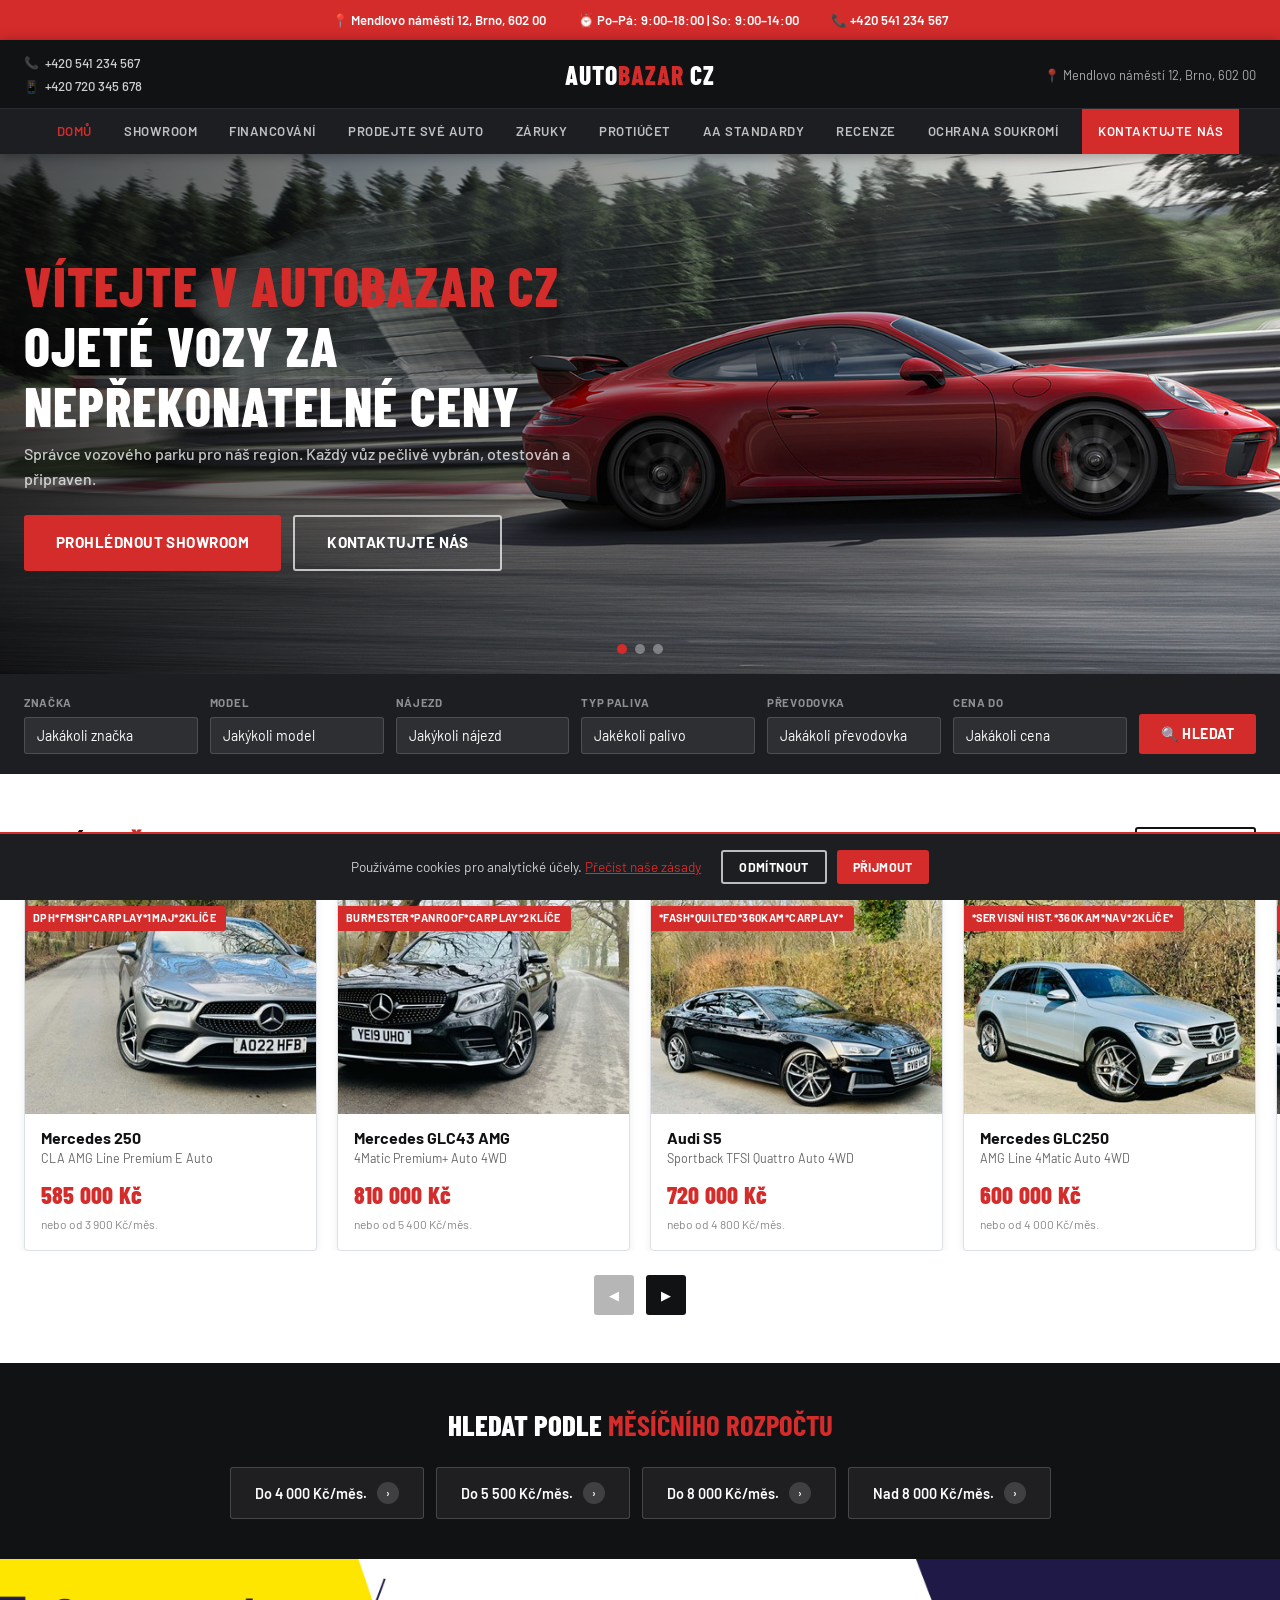
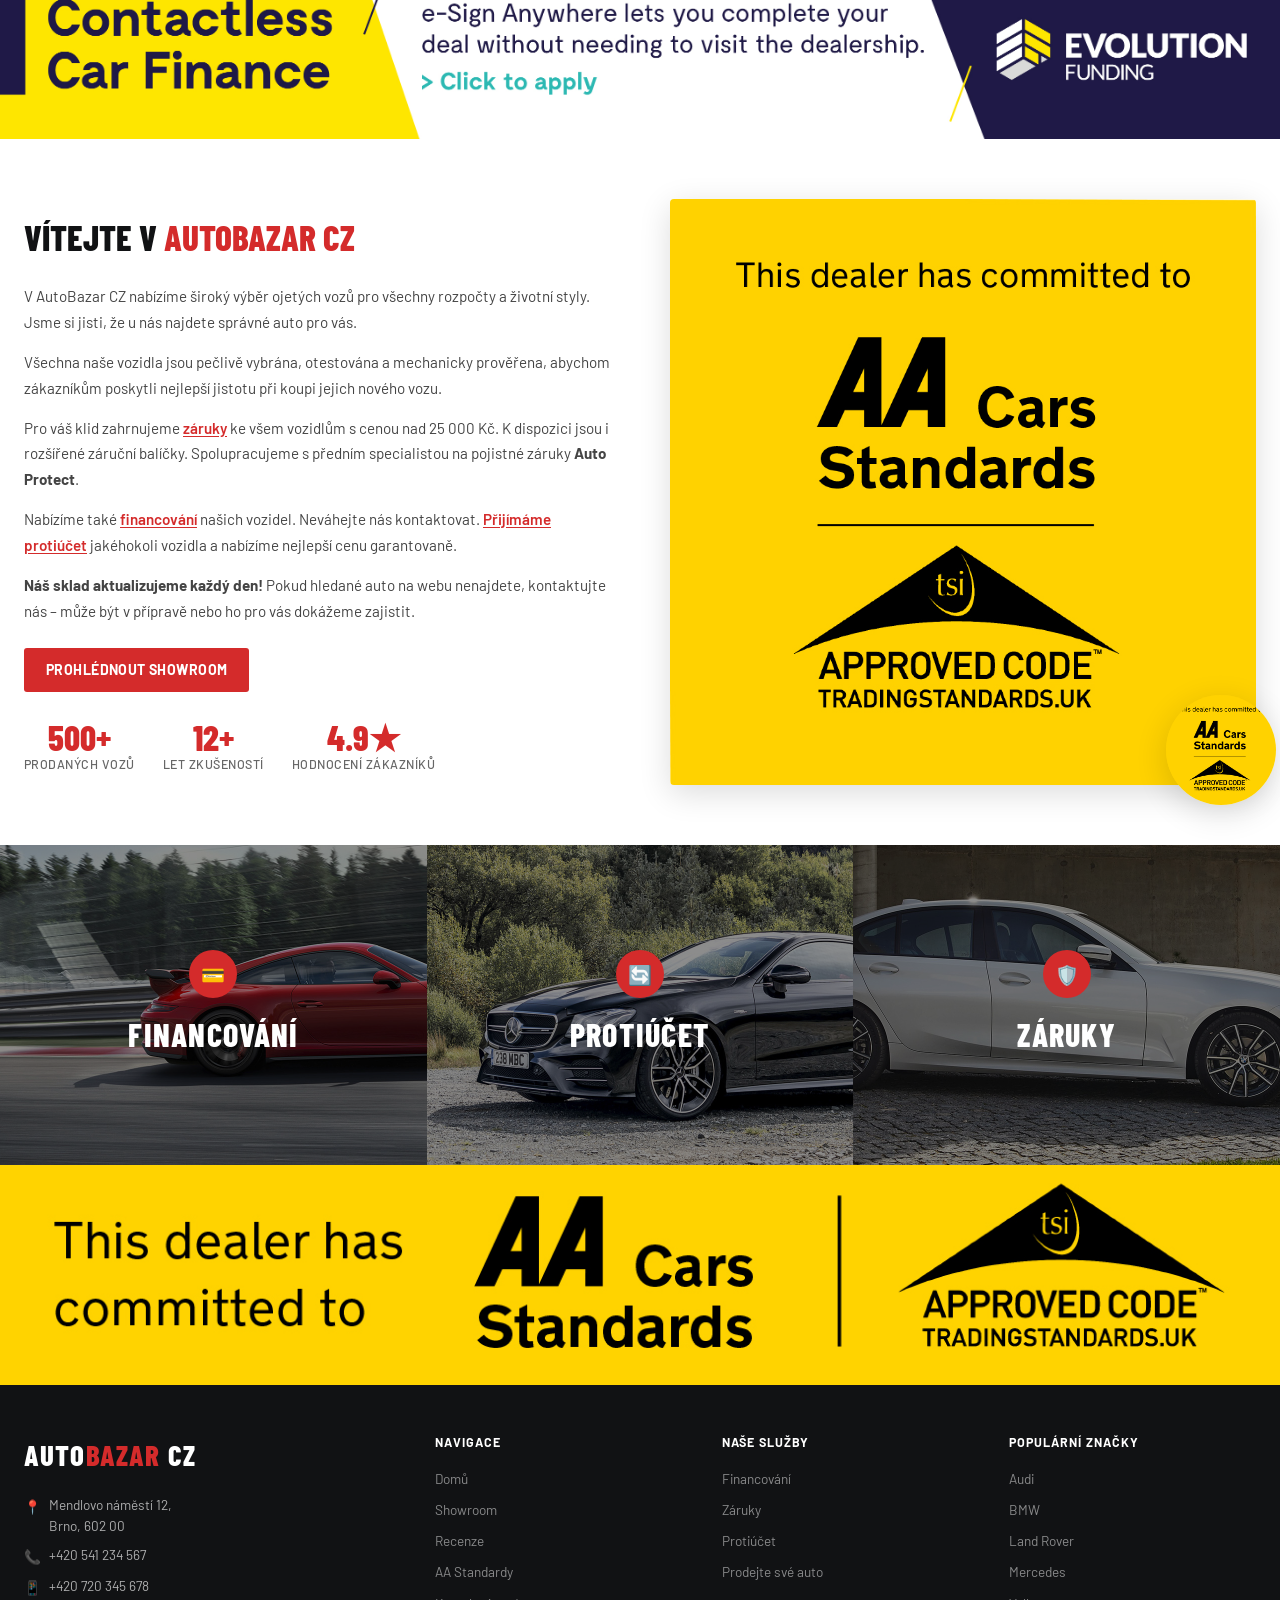
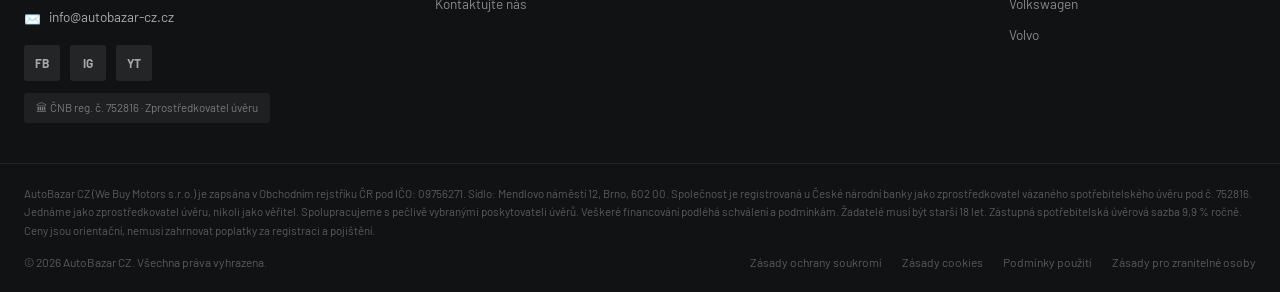
<file: funeral/car/index-cs.html>
<!DOCTYPE html>
<html lang="cs" dir="ltr">
<head>
  <meta charset="UTF-8">
  <meta name="viewport" content="width=device-width, initial-scale=1.0">
  <title>AutoBazar CZ | Ojeté vozy v Brně za nepřekonatelné ceny</title>
  <meta name="description" content="AutoBazar CZ – specialista na ojeté vozy v Brně. Pečlivě vybrané vozy za nejlepší ceny. Financování, záruka, protiúčet.">
  <link rel="preconnect" href="https://fonts.googleapis.com">
  <link rel="preconnect" href="https://fonts.gstatic.com" crossorigin>
  <link href="https://fonts.googleapis.com/css2?family=Barlow:wght@400;500;600;700;800&family=Barlow+Condensed:wght@600;700;800&display=swap" rel="stylesheet">

  <style>
    /* ── Reset ── */
    *, *::before, *::after { box-sizing: border-box; margin: 0; padding: 0; }
    html { scroll-behavior: smooth; }
    body {
      font-family: 'Barlow', sans-serif;
      font-size: 15px;
      color: #222;
      background: #f0f2f4;
      line-height: 1.55;
      -webkit-font-smoothing: antialiased;
    }
    img { max-width: 100%; display: block; }
    a { color: inherit; text-decoration: none; }
    ul { list-style: none; }
    button { cursor: pointer; border: none; font-family: inherit; }
    input, select { font-family: inherit; }

    /* ── Variables ── */
    :root {
      --red:      #d42b2b;
      --red-dark: #b01e1e;
      --dark:     #111214;
      --dark2:    #1c1e22;
      --mid:      #444;
      --light:    #f0f2f4;
      --border:   #dde0e5;
      --white:    #ffffff;
      --maxw:     1280px;
    }

    /* ── Buttons ── */
    .btn {
      display: inline-flex; align-items: center; gap: 6px;
      padding: 11px 22px;
      font-size: 0.88rem; font-weight: 700;
      letter-spacing: 0.03em; text-transform: uppercase;
      border-radius: 3px;
      transition: all 0.18s ease;
      white-space: nowrap; cursor: pointer;
    }
    .btn-red { background: var(--red); color: #fff; }
    .btn-red:hover { background: var(--red-dark); }
    .btn-outline { background: transparent; color: var(--dark); border: 2px solid var(--dark); }
    .btn-outline:hover { background: var(--dark); color: #fff; }
    .btn-outline-white { background: transparent; color: #fff; border: 2px solid rgba(255,255,255,0.7); }
    .btn-outline-white:hover { background: rgba(255,255,255,0.12); }
    .btn-sm { padding: 8px 16px; font-size: 0.78rem; }
    .btn-lg { padding: 14px 32px; font-size: 0.95rem; }

    /* ── ═══════════════ HEADER ═══════════════ ── */
    .site-header {
      position: sticky; top: 0; z-index: 200;
      background: var(--dark);
      box-shadow: 0 2px 12px rgba(0,0,0,0.35);
    }
    .header-top {
      display: grid;
      grid-template-columns: 1fr auto 1fr;
      align-items: center;
      max-width: var(--maxw); margin: 0 auto;
      padding: 0 24px; height: 68px;
    }
    .header-phones {
      display: flex; flex-direction: column; gap: 3px;
    }
    .header-phones a {
      display: flex; align-items: center; gap: 6px;
      font-size: 0.82rem; font-weight: 500;
      color: rgba(255,255,255,0.8);
      transition: color 0.15s;
    }
    .header-phones a:hover { color: var(--red); }
    .header-phones .icon { font-size: 0.75rem; }
    .header-logo { text-align: center; }
    .header-logo img { height: 44px; width: auto; margin: 0 auto; display: block; }
    .header-logo-text {
      font-family: 'Barlow Condensed', sans-serif;
      font-size: 1.6rem; font-weight: 800;
      color: #fff; letter-spacing: 0.04em;
      line-height: 1;
    }
    .header-logo-text span { color: var(--red); }
    .header-addr {
      text-align: right;
    }
    .header-addr a {
      display: inline-flex; align-items: center; gap: 6px;
      font-size: 0.8rem; color: rgba(255,255,255,0.65);
      transition: color 0.15s;
    }
    .header-addr a:hover { color: #fff; }

    /* Nav bar */
    .header-nav {
      background: var(--dark2);
      border-top: 1px solid rgba(255,255,255,0.06);
    }
    .header-nav ul {
      display: flex; align-items: center; justify-content: center;
      max-width: var(--maxw); margin: 0 auto; padding: 0 24px;
      gap: 0;
    }
    .header-nav li a {
      display: block; padding: 12px 16px;
      font-size: 0.82rem; font-weight: 600;
      color: rgba(255,255,255,0.72);
      text-transform: uppercase; letter-spacing: 0.04em;
      transition: color 0.15s, background 0.15s;
    }
    .header-nav li a:hover { color: #fff; background: rgba(255,255,255,0.05); }
    .header-nav li.active a { color: var(--red); }
    .header-nav li.cta a {
      color: #fff; background: var(--red);
      margin-left: 8px;
    }
    .header-nav li.cta a:hover { background: var(--red-dark); }

    /* ── ═══════════════ HERO ═══════════════ ── */
    .hero {
      position: relative; overflow: hidden;
      height: 520px; background: #1a1a1a;
    }
    .hero-slides { position: absolute; inset: 0; }
    .hero-slide {
      position: absolute; inset: 0;
      opacity: 0; transition: opacity 1s ease;
    }
    .hero-slide.active { opacity: 1; }
    .hero-slide img {
      width: 100%; height: 100%; object-fit: cover; object-position: 50% 60%;
    }
    .hero-overlay {
      position: absolute; inset: 0;
      background: linear-gradient(to right, rgba(0,0,0,0.7) 0%, rgba(0,0,0,0.3) 60%, transparent 100%);
    }
    .hero-caption {
      position: absolute; inset: 0;
      display: flex; align-items: center;
      max-width: var(--maxw); margin: 0 auto; left: 24px; right: 24px;
    }
    .hero-caption-inner { max-width: 600px; }
    .hero-caption h1 {
      font-family: 'Barlow Condensed', sans-serif;
      font-size: clamp(2rem, 4.5vw, 3.4rem);
      font-weight: 800; color: #fff;
      line-height: 1.1; text-transform: uppercase;
      letter-spacing: 0.02em;
      margin-bottom: 6px;
    }
    .hero-caption h1 span { color: var(--red); }
    .hero-caption p {
      font-size: 1rem; color: rgba(255,255,255,0.75);
      margin-bottom: 24px; font-weight: 500;
    }
    .hero-dots {
      position: absolute; bottom: 20px; left: 50%;
      transform: translateX(-50%);
      display: flex; gap: 8px; z-index: 2;
    }
    .hero-dot {
      width: 10px; height: 10px; border-radius: 50%;
      background: rgba(255,255,255,0.35);
      transition: background 0.3s; cursor: pointer;
    }
    .hero-dot.active { background: var(--red); }

    /* ── ═══════════════ SEARCH BAR ═══════════════ ── */
    .search-bar {
      background: var(--dark2); padding: 20px 0;
      box-shadow: 0 4px 16px rgba(0,0,0,0.2);
    }
    .search-bar form {
      display: flex; align-items: flex-end; gap: 12px; flex-wrap: wrap;
      max-width: var(--maxw); margin: 0 auto; padding: 0 24px;
    }
    .search-field { flex: 1; min-width: 120px; }
    .search-field label {
      display: block; font-size: 0.72rem; font-weight: 700;
      color: rgba(255,255,255,0.5); text-transform: uppercase;
      letter-spacing: 0.06em; margin-bottom: 5px;
    }
    .search-field select,
    .search-field input[type=text] {
      width: 100%; padding: 9px 12px;
      background: rgba(255,255,255,0.08);
      border: 1px solid rgba(255,255,255,0.15);
      border-radius: 3px;
      color: #fff; font-size: 0.88rem;
      appearance: none;
    }
    .search-field select option { background: #222; color: #fff; }
    .search-field select:focus,
    .search-field input:focus { outline: none; border-color: var(--red); }

    /* ── ═══════════════ SECTION TITLES ═══════════════ ── */
    .section { padding: 56px 0; }
    .section-container { max-width: var(--maxw); margin: 0 auto; padding: 0 24px; }
    .section-title {
      font-family: 'Barlow Condensed', sans-serif;
      font-size: clamp(1.6rem, 3vw, 2.2rem);
      font-weight: 800; text-transform: uppercase;
      letter-spacing: 0.03em; color: var(--dark);
      margin-bottom: 28px;
    }
    .section-title .accent { color: var(--red); }
    .section-title .underline {
      display: inline-block;
      border-bottom: 4px solid var(--red); padding-bottom: 4px;
    }

    /* ── ═══════════════ CAR CAROUSEL ═══════════════ ── */
    .scroller-section { background: var(--white); padding: 48px 0; }
    .scroller-header {
      display: flex; justify-content: space-between; align-items: center;
      max-width: var(--maxw); margin: 0 auto; padding: 0 24px;
      margin-bottom: 24px;
    }
    .scroller-header h2 {
      font-family: 'Barlow Condensed', sans-serif;
      font-size: 2rem; font-weight: 800;
      text-transform: uppercase; color: var(--dark);
    }
    .scroller-header h2 .accent { color: var(--red); }
    .scroller-track-outer {
      max-width: var(--maxw); margin: 0 auto; padding: 0 24px;
      overflow: hidden; position: relative;
    }
    .scroller-track {
      display: flex; gap: 20px;
      transition: transform 0.4s ease;
    }
    .car-card {
      flex: 0 0 calc(25% - 15px);
      background: #fff;
      border: 1px solid var(--border);
      border-radius: 4px;
      overflow: hidden;
      box-shadow: 0 2px 8px rgba(0,0,0,0.07);
      transition: box-shadow 0.2s, transform 0.2s;
      cursor: pointer;
    }
    .car-card:hover {
      box-shadow: 0 6px 24px rgba(0,0,0,0.14);
      transform: translateY(-2px);
    }
    .car-card-img {
      position: relative; overflow: hidden;
      aspect-ratio: 4/3; background: #e8eaec;
    }
    .car-card-img img {
      width: 100%; height: 100%;
      object-fit: cover;
      transition: transform 0.35s ease;
    }
    .car-card:hover .car-card-img img { transform: scale(1.04); }
    .car-strapline {
      position: absolute; top: 10px; left: 0;
      background: var(--red); color: #fff;
      font-size: 0.68rem; font-weight: 700;
      padding: 4px 10px 4px 8px;
      letter-spacing: 0.04em;
      border-radius: 0 3px 3px 0;
    }
    .car-card-body { padding: 14px 16px 16px; }
    .car-make-model {
      font-size: 1rem; font-weight: 700; color: var(--dark);
      margin-bottom: 2px; line-height: 1.2;
    }
    .car-version {
      font-size: 0.78rem; color: #666; margin-bottom: 10px;
      line-height: 1.3;
    }
    .car-price {
      font-family: 'Barlow Condensed', sans-serif;
      font-size: 1.5rem; font-weight: 800;
      color: var(--red); letter-spacing: 0.01em;
    }
    .car-monthly {
      font-size: 0.75rem; color: #888; margin-top: 2px;
    }
    .scroller-nav {
      display: flex; justify-content: center; gap: 12px;
      margin-top: 24px;
    }
    .scroller-btn {
      width: 40px; height: 40px;
      background: var(--dark); color: #fff;
      border-radius: 3px; display: flex; align-items: center; justify-content: center;
      transition: background 0.18s; cursor: pointer; border: none;
    }
    .scroller-btn:hover { background: var(--red); }
    .scroller-btn:disabled { opacity: 0.3; cursor: not-allowed; }

    /* ── ═══════════════ BUDGET SEARCH ═══════════════ ── */
    .budget-section { background: var(--dark); padding: 40px 0; }
    .budget-inner {
      max-width: var(--maxw); margin: 0 auto; padding: 0 24px;
    }
    .budget-title {
      font-family: 'Barlow Condensed', sans-serif;
      font-size: 1.8rem; font-weight: 800;
      color: #fff; text-transform: uppercase;
      margin-bottom: 20px; text-align: center;
    }
    .budget-title b { color: var(--red); }
    .budget-btns {
      display: flex; gap: 12px; justify-content: center; flex-wrap: wrap;
    }
    .budget-btn {
      display: flex; align-items: center; gap: 10px;
      padding: 14px 24px;
      background: rgba(255,255,255,0.06);
      border: 1.5px solid rgba(255,255,255,0.18);
      border-radius: 3px;
      color: #fff; font-size: 0.9rem; font-weight: 600;
      transition: all 0.18s; cursor: pointer;
    }
    .budget-btn:hover { background: var(--red); border-color: var(--red); }
    .budget-btn-chevron {
      width: 22px; height: 22px; border-radius: 50%;
      background: rgba(255,255,255,0.15);
      display: flex; align-items: center; justify-content: center;
      font-size: 0.65rem;
    }

    /* ── ═══════════════ WELCOME ═══════════════ ── */
    .welcome-section { background: #fff; padding: 60px 0; }
    .welcome-inner {
      display: grid; grid-template-columns: 1fr 1fr;
      gap: 60px; align-items: center;
      max-width: var(--maxw); margin: 0 auto; padding: 0 24px;
    }
    .welcome-text h2 {
      font-family: 'Barlow Condensed', sans-serif;
      font-size: 2.2rem; font-weight: 800;
      text-transform: uppercase; color: var(--dark);
      margin-bottom: 20px;
    }
    .welcome-text h2 span { color: var(--red); }
    .welcome-text p {
      font-size: 0.95rem; color: #444;
      line-height: 1.7; margin-bottom: 14px;
    }
    .welcome-text p a { color: var(--red); font-weight: 600; text-decoration: underline; text-underline-offset: 2px; }
    .welcome-img {
      position: relative;
    }
    .welcome-img img {
      width: 100%; border-radius: 4px;
      box-shadow: 0 8px 32px rgba(0,0,0,0.14);
    }
    .welcome-badge {
      position: absolute; bottom: -20px; right: -20px;
      width: 110px; height: 110px;
    }
    .welcome-badge img { width: 100%; height: 100%; object-fit: contain; border-radius: 50%; }
    .welcome-stats {
      display: flex; gap: 28px; margin-top: 28px;
    }
    .stat-item { text-align: center; }
    .stat-num {
      font-family: 'Barlow Condensed', sans-serif;
      font-size: 2.2rem; font-weight: 800; color: var(--red);
      line-height: 1;
    }
    .stat-label { font-size: 0.78rem; color: #666; font-weight: 500; text-transform: uppercase; letter-spacing: 0.04em; }

    /* ── ═══════════════ PREFOOTER SERVICES ═══════════════ ── */
    .services-section { padding: 0; }
    .services-grid { display: grid; grid-template-columns: repeat(3, 1fr); }
    .service-card {
      position: relative; overflow: hidden; cursor: pointer;
      aspect-ratio: 4/3;
    }
    .service-card img {
      width: 100%; height: 100%; object-fit: cover;
      transition: transform 0.4s ease;
      filter: brightness(0.55);
    }
    .service-card:hover img { transform: scale(1.05); filter: brightness(0.4); }
    .service-card-label {
      position: absolute; inset: 0;
      display: flex; align-items: center; justify-content: center;
      flex-direction: column; gap: 12px;
    }
    .service-card-label h3 {
      font-family: 'Barlow Condensed', sans-serif;
      font-size: 2rem; font-weight: 800;
      color: #fff; text-transform: uppercase;
      letter-spacing: 0.04em;
    }
    .service-card-label .icon-box {
      width: 48px; height: 48px; border-radius: 50%;
      background: var(--red);
      display: flex; align-items: center; justify-content: center;
      font-size: 1.2rem; color: #fff;
    }
    .service-card:hover .service-card-label h3 { text-decoration: underline; }

    /* ── ═══════════════ AA BANNER ═══════════════ ── */
    .aa-section { background: #fff; padding: 0; }
    .aa-section img { width: 100%; display: block; max-height: 220px; object-fit: cover; }

    /* ── ═══════════════ FOOTER ═══════════════ ── */
    .site-footer { background: var(--dark); color: rgba(255,255,255,0.7); }
    .footer-main {
      display: grid; grid-template-columns: 1.5fr 1fr 1fr 1fr;
      gap: 40px;
      max-width: var(--maxw); margin: 0 auto; padding: 48px 24px 40px;
    }
    .footer-brand-name {
      font-family: 'Barlow Condensed', sans-serif;
      font-size: 1.8rem; font-weight: 800;
      color: #fff; letter-spacing: 0.04em;
      margin-bottom: 16px;
    }
    .footer-brand-name span { color: var(--red); }
    .footer-contact-item {
      display: flex; align-items: flex-start; gap: 8px;
      font-size: 0.85rem; margin-bottom: 8px;
      color: rgba(255,255,255,0.65);
    }
    .footer-contact-item .icon { color: var(--red); margin-top: 2px; flex-shrink: 0; }
    .footer-contact-item a { color: rgba(255,255,255,0.65); transition: color 0.15s; }
    .footer-contact-item a:hover { color: var(--red); }
    .footer-social { display: flex; gap: 10px; margin-top: 16px; }
    .footer-social-link {
      width: 36px; height: 36px; border-radius: 3px;
      background: rgba(255,255,255,0.08);
      display: flex; align-items: center; justify-content: center;
      color: rgba(255,255,255,0.6); font-size: 0.75rem; font-weight: 700;
      letter-spacing: 0.02em;
      transition: all 0.18s;
    }
    .footer-social-link:hover { background: var(--red); color: #fff; }
    .footer-col h4 {
      font-size: 0.78rem; font-weight: 700;
      color: #fff; text-transform: uppercase;
      letter-spacing: 0.08em; margin-bottom: 14px;
    }
    .footer-col li { margin-bottom: 8px; }
    .footer-col a {
      font-size: 0.85rem; color: rgba(255,255,255,0.5);
      transition: color 0.15s;
    }
    .footer-col a:hover { color: var(--red); }
    .footer-bottom {
      border-top: 1px solid rgba(255,255,255,0.08);
      padding: 20px 24px;
      max-width: var(--maxw); margin: 0 auto;
    }
    .footer-legal-text {
      font-size: 0.72rem; color: rgba(255,255,255,0.3);
      line-height: 1.6; margin-bottom: 14px;
    }
    .footer-bottom-bar {
      display: flex; justify-content: space-between; align-items: center;
      flex-wrap: wrap; gap: 12px;
    }
    .footer-copyright { font-size: 0.75rem; color: rgba(255,255,255,0.3); }
    .footer-links { display: flex; gap: 20px; }
    .footer-links a { font-size: 0.75rem; color: rgba(255,255,255,0.3); transition: color 0.15s; }
    .footer-links a:hover { color: var(--red); }
    .fca-badge {
      display: inline-flex; align-items: center; gap: 8px;
      background: rgba(255,255,255,0.06); border-radius: 3px;
      padding: 6px 12px; margin-top: 12px;
      font-size: 0.72rem; color: rgba(255,255,255,0.4);
    }

    /* ── ═══════════════ COOKIE BANNER ═══════════════ ── */
    .cookie-banner {
      position: fixed; bottom: 0; left: 0; right: 0; z-index: 999;
      background: var(--dark2); color: rgba(255,255,255,0.8);
      padding: 16px 24px;
      display: flex; align-items: center; justify-content: center; gap: 20px;
      flex-wrap: wrap;
      border-top: 2px solid var(--red);
      font-size: 0.85rem;
    }
    .cookie-banner p { max-width: 600px; }
    .cookie-banner-btns { display: flex; gap: 10px; }

    /* ── ═══════════════ OPENING HOURS STRIP ═══════════════ ── */
    .hours-strip {
      background: var(--red); color: #fff;
      padding: 10px 24px;
      display: flex; justify-content: center; align-items: center;
      gap: 32px; flex-wrap: wrap;
      font-size: 0.82rem; font-weight: 600;
    }
    .hours-strip span { display: flex; align-items: center; gap: 6px; }

    /* ── RESPONSIVE ── */
    @media (max-width: 1100px) {
      .car-card { flex: 0 0 calc(33.33% - 14px); }
    }
    @media (max-width: 900px) {
      .welcome-inner { grid-template-columns: 1fr; }
      .welcome-badge { display: none; }
      .header-top { grid-template-columns: 1fr auto; }
      .header-addr { display: none; }
      .footer-main { grid-template-columns: 1fr 1fr; }
      .services-grid { grid-template-columns: 1fr; }
    }
    @media (max-width: 700px) {
      .car-card { flex: 0 0 calc(50% - 10px); }
      .hero { height: 380px; }
      .header-nav ul { flex-wrap: wrap; justify-content: flex-start; }
      .budget-btns { flex-direction: column; align-items: stretch; }
      .budget-btn { justify-content: center; }
      .footer-main { grid-template-columns: 1fr; }
      .search-bar form { flex-direction: column; }
      .search-field { min-width: auto; width: 100%; }
    }
    @media (max-width: 480px) {
      .car-card { flex: 0 0 100%; }
    }
  </style>
</head>
<body>

<!-- ── OPENING HOURS STRIP ── -->
<div class="hours-strip" id="top">
  <span>📍 Mendlovo náměstí 12, Brno, 602 00</span>
  <span>⏰ Po–Pá: 9:00–18:00 | So: 9:00–14:00</span>
  <span>📞 +420 541 234 567</span>
</div>

<!-- ── HEADER ── -->
<header class="site-header">
  <div class="header-top">
    <div class="header-phones">
      <a href="tel:+420541234567">
        <span class="icon">📞</span> +420 541 234 567
      </a>
      <a href="tel:+420720345678">
        <span class="icon">📱</span> +420 720 345 678
      </a>
    </div>
    <div class="header-logo">
      <div class="header-logo-text">AUTO<span>BAZAR</span> CZ</div>
    </div>
    <div class="header-addr">
      <a href="#">
        📍 Mendlovo náměstí 12, Brno, 602 00
      </a>
    </div>
  </div>
  <nav class="header-nav">
    <ul>
      <li class="active"><a href="#">Domů</a></li>
      <li><a href="#">Showroom</a></li>
      <li><a href="#">Financování</a></li>
      <li><a href="#">Prodejte své auto</a></li>
      <li><a href="#">Záruky</a></li>
      <li><a href="#">Protiúčet</a></li>
      <li><a href="#">AA Standardy</a></li>
      <li><a href="#">Recenze</a></li>
      <li><a href="#">Ochrana soukromí</a></li>
      <li class="cta"><a href="#">Kontaktujte nás</a></li>
    </ul>
  </nav>
</header>


<!-- ── HERO ── -->
<section class="hero" id="hero">
  <div class="hero-slides" id="heroSlides">
    <div class="hero-slide active">
      <img src="./Used Cars-UK _ Used Cars in Broxbourne, Hertfordshire_files/hero-1-1920.jpg" alt="AutoBazar CZ – ojeté vozy" loading="eager">
    </div>
    <div class="hero-slide">
      <img src="./Used Cars-UK _ Used Cars in Broxbourne, Hertfordshire_files/hero-2-1920.jpg" alt="AutoBazar CZ – výběrové vozy" loading="lazy">
    </div>
    <div class="hero-slide">
      <img src="./Used Cars-UK _ Used Cars in Broxbourne, Hertfordshire_files/hero-3-1920.jpg" alt="AutoBazar CZ – prémiové vozy" loading="lazy">
    </div>
  </div>
  <div class="hero-overlay"></div>
  <div class="hero-caption">
    <div class="hero-caption-inner">
      <h1><span>Vítejte v AutoBazar CZ</span><br>Ojeté vozy za nepřekonatelné ceny</h1>
      <p>Správce vozového parku pro náš region. Každý vůz pečlivě vybrán, otestován a připraven.</p>
      <div style="display:flex;gap:12px;flex-wrap:wrap;">
        <a href="#" class="btn btn-red btn-lg">Prohlédnout showroom</a>
        <a href="#" class="btn btn-outline-white btn-lg">Kontaktujte nás</a>
      </div>
    </div>
  </div>
  <div class="hero-dots" id="heroDots">
    <span class="hero-dot active" onclick="goToSlide(0)"></span>
    <span class="hero-dot" onclick="goToSlide(1)"></span>
    <span class="hero-dot" onclick="goToSlide(2)"></span>
  </div>
</section>


<!-- ── SEARCH BAR ── -->
<div class="search-bar">
  <form>
    <div class="search-field">
      <label for="make">Značka</label>
      <select id="make">
        <option value="">Jakákoli značka</option>
        <option>Audi</option>
        <option>BMW</option>
        <option>Ford</option>
        <option>Land Rover</option>
        <option>Mercedes</option>
        <option>MINI</option>
        <option>Tesla</option>
        <option>Volkswagen</option>
        <option>Volvo</option>
      </select>
    </div>
    <div class="search-field">
      <label for="model">Model</label>
      <select id="model">
        <option value="">Jakýkoli model</option>
      </select>
    </div>
    <div class="search-field">
      <label for="mileage">Nájezd</label>
      <select id="mileage">
        <option value="">Jakýkoli nájezd</option>
        <option>Do 30 000 km</option>
        <option>Do 60 000 km</option>
        <option>Do 100 000 km</option>
        <option>Do 150 000 km</option>
      </select>
    </div>
    <div class="search-field">
      <label>Typ paliva</label>
      <select>
        <option value="">Jakékoli palivo</option>
        <option>Benzin</option>
        <option>Diesel</option>
        <option>Hybridní Plug-in</option>
        <option>Elektro</option>
      </select>
    </div>
    <div class="search-field">
      <label>Převodovka</label>
      <select>
        <option value="">Jakákoli převodovka</option>
        <option>Automatická</option>
        <option>Manuální</option>
        <option>Poloautomatická</option>
      </select>
    </div>
    <div class="search-field">
      <label>Cena do</label>
      <select>
        <option value="">Jakákoli cena</option>
        <option>300 000 Kč</option>
        <option>500 000 Kč</option>
        <option>700 000 Kč</option>
        <option>900 000 Kč</option>
        <option>1 000 000 Kč+</option>
      </select>
    </div>
    <div style="flex-shrink:0;">
      <button type="submit" class="btn btn-red" style="height:40px;">
        🔍 Hledat
      </button>
    </div>
  </form>
</div>


<!-- ── CAR CAROUSEL ── -->
<div class="scroller-section">
  <div class="scroller-header">
    <h2>Nové <span class="accent">v březnu</span></h2>
    <a href="#" class="btn btn-outline btn-sm">Zobrazit vše</a>
  </div>
  <div class="scroller-track-outer">
    <div class="scroller-track" id="scrollerTrack">

      <!-- 1 -->
      <div class="car-card">
        <div class="car-card-img">
          <img src="./Used Cars-UK _ Used Cars in Broxbourne, Hertfordshire_files/mercedes-250-coupe-petrol-electric-hybrids-plug-in-05ed0b02f1ba.jpg" alt="Mercedes 250 CLA" loading="lazy">
          <span class="car-strapline">DPH*FMSH*CARPLAY*1MAJ*2KLÍČE</span>
        </div>
        <div class="car-card-body">
          <div class="car-make-model">Mercedes 250</div>
          <div class="car-version">CLA AMG Line Premium E Auto</div>
          <div class="car-price">585 000 Kč</div>
          <div class="car-monthly">nebo od 3 900 Kč/měs.</div>
        </div>
      </div>

      <!-- 2 -->
      <div class="car-card">
        <div class="car-card-img">
          <img src="./Used Cars-UK _ Used Cars in Broxbourne, Hertfordshire_files/mercedes-glc43-amg-suv-petrol-132552fd7c29.jpg" alt="Mercedes GLC43 AMG" loading="lazy">
          <span class="car-strapline">BURMESTER*PANROOF*CARPLAY*2KLÍČE</span>
        </div>
        <div class="car-card-body">
          <div class="car-make-model">Mercedes GLC43 AMG</div>
          <div class="car-version">4Matic Premium+ Auto 4WD</div>
          <div class="car-price">810 000 Kč</div>
          <div class="car-monthly">nebo od 5 400 Kč/měs.</div>
        </div>
      </div>

      <!-- 3 -->
      <div class="car-card">
        <div class="car-card-img">
          <img src="./Used Cars-UK _ Used Cars in Broxbourne, Hertfordshire_files/audi-s5-coupe-petrol-60bb0556233e.jpg" alt="Audi S5" loading="lazy">
          <span class="car-strapline">*FASH*QUILTED*360KAM*CARPLAY*</span>
        </div>
        <div class="car-card-body">
          <div class="car-make-model">Audi S5</div>
          <div class="car-version">Sportback TFSI Quattro Auto 4WD</div>
          <div class="car-price">720 000 Kč</div>
          <div class="car-monthly">nebo od 4 800 Kč/měs.</div>
        </div>
      </div>

      <!-- 4 -->
      <div class="car-card">
        <div class="car-card-img">
          <img src="./Used Cars-UK _ Used Cars in Broxbourne, Hertfordshire_files/mercedes-glc250-suv-petrol-3a8739de0819.jpg" alt="Mercedes GLC250" loading="lazy">
          <span class="car-strapline">*SERVISNÍ HIST.*360KAM*NAV*2KLÍČE*</span>
        </div>
        <div class="car-card-body">
          <div class="car-make-model">Mercedes GLC250</div>
          <div class="car-version">AMG Line 4Matic Auto 4WD</div>
          <div class="car-price">600 000 Kč</div>
          <div class="car-monthly">nebo od 4 000 Kč/měs.</div>
        </div>
      </div>

      <!-- 5 -->
      <div class="car-card">
        <div class="car-card-img">
          <img src="./Used Cars-UK _ Used Cars in Broxbourne, Hertfordshire_files/land-rover-range-rover-evoque-suv-diesel-143b6a50c521.jpg" alt="Land Rover Range Rover Evoque" loading="lazy">
          <span class="car-strapline">*CARPLAY*REVCAM*FSH*2KLÍČE*</span>
        </div>
        <div class="car-card-body">
          <div class="car-make-model">Land Rover Range Rover Evoque</div>
          <div class="car-version">R-Dynamic S D Auto 4WD</div>
          <div class="car-price">525 000 Kč</div>
          <div class="car-monthly">nebo od 3 500 Kč/měs.</div>
        </div>
      </div>

      <!-- 6 -->
      <div class="car-card">
        <div class="car-card-img">
          <img src="./Used Cars-UK _ Used Cars in Broxbourne, Hertfordshire_files/mercedes-c43-amg-coupe-petrol-3d293ed36318.jpg" alt="Mercedes C43 AMG" loading="lazy">
          <span class="car-strapline">*PANROOF*NAV*REVCAM*2KLÍČE*</span>
        </div>
        <div class="car-card-body">
          <div class="car-make-model">Mercedes C43 AMG</div>
          <div class="car-version">Premium 4Matic Auto 4WD</div>
          <div class="car-price">600 000 Kč</div>
          <div class="car-monthly">nebo od 4 000 Kč/měs.</div>
        </div>
      </div>

      <!-- 7 -->
      <div class="car-card">
        <div class="car-card-img">
          <img src="./Used Cars-UK _ Used Cars in Broxbourne, Hertfordshire_files/mercedes-glc43-amg-suv-petrol-ea9d65e44765.jpg" alt="Mercedes GLC43 AMG" loading="lazy">
          <span class="car-strapline">FSH*REVCAM*21"RÁFKY*NAV*2KLÍČE</span>
        </div>
        <div class="car-card-body">
          <div class="car-make-model">Mercedes GLC43 AMG</div>
          <div class="car-version">4Matic Auto 4WD</div>
          <div class="car-price">690 000 Kč</div>
          <div class="car-monthly">nebo od 4 600 Kč/měs.</div>
        </div>
      </div>

      <!-- 8 -->
      <div class="car-card">
        <div class="car-card-img">
          <img src="./Used Cars-UK _ Used Cars in Broxbourne, Hertfordshire_files/bmw-5-series-saloon-petrol-2fdbf1e5314e.jpg" alt="BMW 5 Series" loading="lazy">
          <span class="car-strapline">*FBSH*CARPLAY*NAV*VYHŘÍVANÉ SEDAČKY*</span>
        </div>
        <div class="car-card-body">
          <div class="car-make-model">BMW 5 Series</div>
          <div class="car-version">530i M Sport Auto</div>
          <div class="car-price">600 000 Kč</div>
          <div class="car-monthly">nebo od 4 000 Kč/měs.</div>
        </div>
      </div>

      <!-- 9 -->
      <div class="car-card">
        <div class="car-card-img">
          <img src="./Used Cars-UK _ Used Cars in Broxbourne, Hertfordshire_files/mercedes-gle300-suv-diesel-1150d5a59b36.jpg" alt="Mercedes GLE300" loading="lazy">
          <span class="car-strapline">*TECH&amp;TAŽNÉ*CARPLAY*FSH*360*</span>
        </div>
        <div class="car-card-body">
          <div class="car-make-model">Mercedes GLE300</div>
          <div class="car-version">AMG Line Premium D 4Matic Auto 4WD</div>
          <div class="car-price">900 000 Kč</div>
          <div class="car-monthly">nebo od 6 000 Kč/měs.</div>
        </div>
      </div>

      <!-- 10 -->
      <div class="car-card">
        <div class="car-card-img">
          <img src="./Used Cars-UK _ Used Cars in Broxbourne, Hertfordshire_files/volkswagen-tiguan-suv-diesel-13be38a3730a.jpg" alt="Volkswagen Tiguan" loading="lazy">
          <span class="car-strapline">*FSH*DAB*BLUETOOTH*2KLÍČE*</span>
        </div>
        <div class="car-card-body">
          <div class="car-make-model">Volkswagen Tiguan</div>
          <div class="car-version">S TDI BlueMotion 4Motion Poloautomat 4WD</div>
          <div class="car-price">360 000 Kč</div>
          <div class="car-monthly">nebo od 2 400 Kč/měs.</div>
        </div>
      </div>

      <!-- 11 -->
      <div class="car-card">
        <div class="car-card-img">
          <img src="./Used Cars-UK _ Used Cars in Broxbourne, Hertfordshire_files/land-rover-range-rover-sport-suv-petrol-308a8229ad2c.jpg" alt="Land Rover Range Rover Sport" loading="lazy">
          <span class="car-strapline">*FSH*CARPLAY*REVCAM*NAV*2KLÍČE*</span>
        </div>
        <div class="car-card-body">
          <div class="car-make-model">Land Rover Range Rover Sport</div>
          <div class="car-version">HSE Dynamic V6 SC Auto 4WD</div>
          <div class="car-price">690 000 Kč</div>
          <div class="car-monthly">nebo od 4 600 Kč/měs.</div>
        </div>
      </div>

      <!-- 12 -->
      <div class="car-card">
        <div class="car-card-img">
          <img src="./Used Cars-UK _ Used Cars in Broxbourne, Hertfordshire_files/mercedes-glc250-suv-petrol-cb8ef3fb3e59.jpg" alt="Mercedes GLC250" loading="lazy">
          <span class="car-strapline">*SERVISNÍ HIST.*REVCAM*NAV*2KLÍČE*</span>
        </div>
        <div class="car-card-body">
          <div class="car-make-model">Mercedes GLC250</div>
          <div class="car-version">AMG Line 4Matic Auto 4WD</div>
          <div class="car-price">615 000 Kč</div>
          <div class="car-monthly">nebo od 4 100 Kč/měs.</div>
        </div>
      </div>

    </div><!-- /track -->
  </div><!-- /outer -->

  <div class="scroller-nav">
    <button class="scroller-btn" id="scrollPrev" onclick="scrollCars(-1)" disabled>
      ◀
    </button>
    <button class="scroller-btn" id="scrollNext" onclick="scrollCars(1)">
      ▶
    </button>
  </div>
</div>


<!-- ── BUDGET SEARCH ── -->
<div class="budget-section">
  <div class="budget-inner">
    <h2 class="budget-title">Hledat podle <b>měsíčního rozpočtu</b></h2>
    <div class="budget-btns">
      <button class="budget-btn">
        Do 4 000 Kč/měs.
        <span class="budget-btn-chevron">›</span>
      </button>
      <button class="budget-btn">
        Do 5 500 Kč/měs.
        <span class="budget-btn-chevron">›</span>
      </button>
      <button class="budget-btn">
        Do 8 000 Kč/měs.
        <span class="budget-btn-chevron">›</span>
      </button>
      <button class="budget-btn">
        Nad 8 000 Kč/měs.
        <span class="budget-btn-chevron">›</span>
      </button>
    </div>
  </div>
</div>


<!-- ── FINANCE BANNER (evo-banner) ── -->
<a href="#" style="display:block;">
  <img src="./Used Cars-UK _ Used Cars in Broxbourne, Hertfordshire_files/evo-banner.jpg" alt="Financování vozů – AutoBazar CZ" style="width:100%;max-height:180px;object-fit:cover;object-position:50% 50%;display:block;">
</a>


<!-- ── WELCOME SECTION ── -->
<section class="welcome-section">
  <div class="welcome-inner">
    <div class="welcome-text">
      <h2>Vítejte v <span>AutoBazar CZ</span></h2>
      <p>V AutoBazar CZ nabízíme široký výběr ojetých vozů pro všechny rozpočty a životní styly. Jsme si jisti, že u nás najdete správné auto pro vás.</p>
      <p>Všechna naše vozidla jsou pečlivě vybrána, otestována a mechanicky prověřena, abychom zákazníkům poskytli nejlepší jistotu při koupi jejich nového vozu.</p>
      <p>Pro váš klid zahrnujeme <a href="#">záruky</a> ke všem vozidlům s cenou nad 25 000 Kč. K dispozici jsou i rozšířené záruční balíčky. Spolupracujeme s předním specialistou na pojistné záruky <strong>Auto Protect</strong>.</p>
      <p>Nabízíme také <a href="#">financování</a> našich vozidel. Neváhejte nás kontaktovat. <a href="#">Přijímáme protiúčet</a> jakéhokoli vozidla a nabízíme nejlepší cenu garantovaně.</p>
      <p><strong>Náš sklad aktualizujeme každý den!</strong> Pokud hledané auto na webu nenajdete, kontaktujte nás – může být v přípravě nebo ho pro vás dokážeme zajistit.</p>
      <div style="margin-top:24px;">
        <a href="#" class="btn btn-red">Prohlédnout showroom</a>
      </div>
      <div class="welcome-stats">
        <div class="stat-item">
          <div class="stat-num">500+</div>
          <div class="stat-label">Prodaných vozů</div>
        </div>
        <div class="stat-item">
          <div class="stat-num">12+</div>
          <div class="stat-label">Let zkušeností</div>
        </div>
        <div class="stat-item">
          <div class="stat-num">4.9★</div>
          <div class="stat-label">Hodnocení zákazníků</div>
        </div>
      </div>
    </div>
    <div class="welcome-img">
      <img src="./Used Cars-UK _ Used Cars in Broxbourne, Hertfordshire_files/aa-standards-square.jpg" alt="AA Standardy – AutoBazar CZ" loading="lazy">
      <div class="welcome-badge">
        <img src="./Used Cars-UK _ Used Cars in Broxbourne, Hertfordshire_files/aa-standards-square.jpg" alt="AA Dealer Promise" loading="lazy">
      </div>
    </div>
  </div>
</section>


<!-- ── PRE-FOOTER SERVICES ── -->
<section class="services-section">
  <div class="services-grid">
    <a href="#" class="service-card">
      <img src="./Used Cars-UK _ Used Cars in Broxbourne, Hertfordshire_files/hero-1-1920.jpg" alt="Financování" loading="lazy">
      <div class="service-card-label">
        <div class="icon-box">💳</div>
        <h3>Financování</h3>
      </div>
    </a>
    <a href="#" class="service-card">
      <img src="./Used Cars-UK _ Used Cars in Broxbourne, Hertfordshire_files/hero-2-1920.jpg" alt="Protiúčet" loading="lazy">
      <div class="service-card-label">
        <div class="icon-box">🔄</div>
        <h3>Protiúčet</h3>
      </div>
    </a>
    <a href="#" class="service-card">
      <img src="./Used Cars-UK _ Used Cars in Broxbourne, Hertfordshire_files/hero-3-1920.jpg" alt="Záruky" loading="lazy">
      <div class="service-card-label">
        <div class="icon-box">🛡️</div>
        <h3>Záruky</h3>
      </div>
    </a>
  </div>
</section>


<!-- ── AA BANNER ── -->
<section class="aa-section">
  <img src="./Used Cars-UK _ Used Cars in Broxbourne, Hertfordshire_files/aa-banner-standards.jpg" alt="AA Car Standards – Dealer Promise" loading="lazy">
</section>


<!-- ── FOOTER ── -->
<footer class="site-footer">
  <div class="footer-main">
    <div>
      <div class="footer-brand-name">AUTO<span>BAZAR</span> CZ</div>
      <div class="footer-contact-item">
        <span class="icon">📍</span>
        <span>Mendlovo náměstí 12,<br>Brno, 602 00</span>
      </div>
      <div class="footer-contact-item">
        <span class="icon">📞</span>
        <a href="tel:+420541234567">+420 541 234 567</a>
      </div>
      <div class="footer-contact-item">
        <span class="icon">📱</span>
        <a href="tel:+420720345678">+420 720 345 678</a>
      </div>
      <div class="footer-contact-item">
        <span class="icon">✉️</span>
        <a href="mailto:info@autobazar-cz.cz">info@autobazar-cz.cz</a>
      </div>
      <div class="footer-social">
        <a href="#" class="footer-social-link">FB</a>
        <a href="#" class="footer-social-link">IG</a>
        <a href="#" class="footer-social-link">YT</a>
      </div>
      <div class="fca-badge">🏛 ČNB reg. č. 752816 · Zprostředkovatel úvěru</div>
    </div>

    <div class="footer-col">
      <h4>Navigace</h4>
      <ul>
        <li><a href="#">Domů</a></li>
        <li><a href="#">Showroom</a></li>
        <li><a href="#">Recenze</a></li>
        <li><a href="#">AA Standardy</a></li>
        <li><a href="#">Kontaktujte nás</a></li>
      </ul>
    </div>

    <div class="footer-col">
      <h4>Naše služby</h4>
      <ul>
        <li><a href="#">Financování</a></li>
        <li><a href="#">Záruky</a></li>
        <li><a href="#">Protiúčet</a></li>
        <li><a href="#">Prodejte své auto</a></li>
      </ul>
    </div>

    <div class="footer-col">
      <h4>Populární značky</h4>
      <ul>
        <li><a href="#">Audi</a></li>
        <li><a href="#">BMW</a></li>
        <li><a href="#">Land Rover</a></li>
        <li><a href="#">Mercedes</a></li>
        <li><a href="#">Volkswagen</a></li>
        <li><a href="#">Volvo</a></li>
      </ul>
    </div>
  </div>

  <div class="footer-bottom">
    <p class="footer-legal-text">
      AutoBazar CZ (We Buy Motors s.r.o.) je zapsána v Obchodním rejstříku ČR pod IČO: 09756271. Sídlo: Mendlovo náměstí 12, Brno, 602 00. Společnost je registrovaná u České národní banky jako zprostředkovatel vázaného spotřebitelského úvěru pod č. 752816. Jednáme jako zprostředkovatel úvěru, nikoli jako věřitel. Spolupracujeme s pečlivě vybranými poskytovateli úvěrů. Veškeré financování podléhá schválení a podmínkám. Žadatelé musí být starší 18 let. Zástupná spotřebitelská úvěrová sazba 9,9 % ročně. Ceny jsou orientační, nemusí zahrnovat poplatky za registraci a pojištění.
    </p>
    <div class="footer-bottom-bar">
      <span class="footer-copyright">© 2026 AutoBazar CZ. Všechna práva vyhrazena.</span>
      <div class="footer-links">
        <a href="#">Zásady ochrany soukromí</a>
        <a href="#">Zásady cookies</a>
        <a href="#">Podmínky použití</a>
        <a href="#">Zásady pro zranitelné osoby</a>
      </div>
    </div>
  </div>
</footer>


<!-- ── COOKIE BANNER ── -->
<div class="cookie-banner" id="cookieBanner">
  <p>Používáme cookies pro analytické účely. <a href="#" style="color:var(--red);text-decoration:underline;">Přečíst naše zásady</a></p>
  <div class="cookie-banner-btns">
    <button class="btn btn-outline-white btn-sm" onclick="dismissCookies()">Odmítnout</button>
    <button class="btn btn-red btn-sm" onclick="dismissCookies()">Přijmout</button>
  </div>
</div>


<!-- ── JAVASCRIPT ── -->
<script>
  // ── Hero slideshow ──
  let currentSlide = 0;
  const slides = document.querySelectorAll('.hero-slide');
  const dots = document.querySelectorAll('.hero-dot');

  function goToSlide(n) {
    slides[currentSlide].classList.remove('active');
    dots[currentSlide].classList.remove('active');
    currentSlide = n;
    slides[currentSlide].classList.add('active');
    dots[currentSlide].classList.add('active');
  }

  setInterval(() => {
    goToSlide((currentSlide + 1) % slides.length);
  }, 6000);

  // ── Car carousel ──
  let carPos = 0;
  const track = document.getElementById('scrollerTrack');
  const cards = document.querySelectorAll('.car-card');
  const prevBtn = document.getElementById('scrollPrev');
  const nextBtn = document.getElementById('scrollNext');

  function getVisible() {
    const w = window.innerWidth;
    if (w >= 1100) return 4;
    if (w >= 700) return 3;
    if (w >= 480) return 2;
    return 1;
  }

  function scrollCars(dir) {
    const visible = getVisible();
    const max = cards.length - visible;
    carPos = Math.max(0, Math.min(max, carPos + dir));
    const pct = (100 / visible) * carPos;
    track.style.transform = `translateX(-${pct}%)`;
    prevBtn.disabled = carPos === 0;
    nextBtn.disabled = carPos >= max;
  }

  window.addEventListener('resize', () => scrollCars(0));

  // ── Cookie banner ──
  function dismissCookies() {
    document.getElementById('cookieBanner').style.display = 'none';
  }

  // ── Budget btn hover ──
  document.querySelectorAll('.budget-btn').forEach(btn => {
    btn.addEventListener('click', () => {
      window.location.href = '#';
    });
  });
</script>

</body>
</html>
</file>
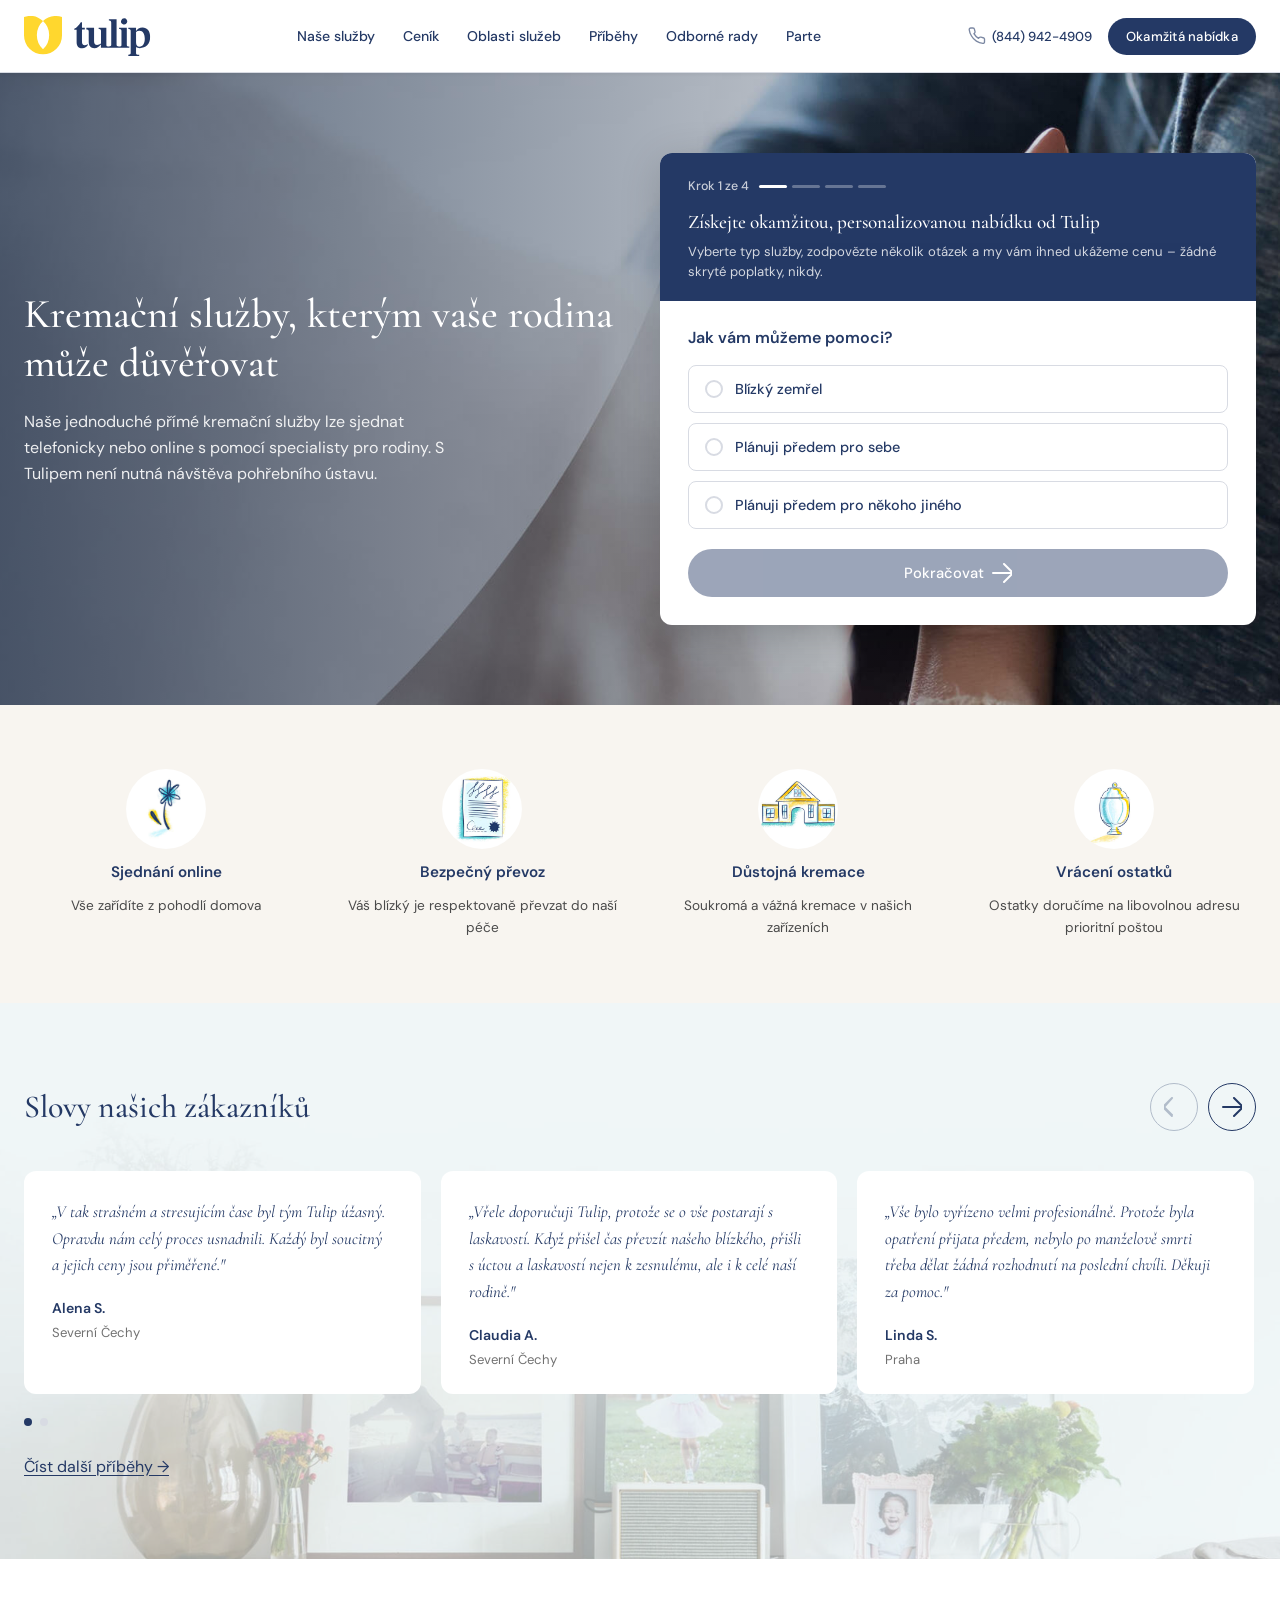
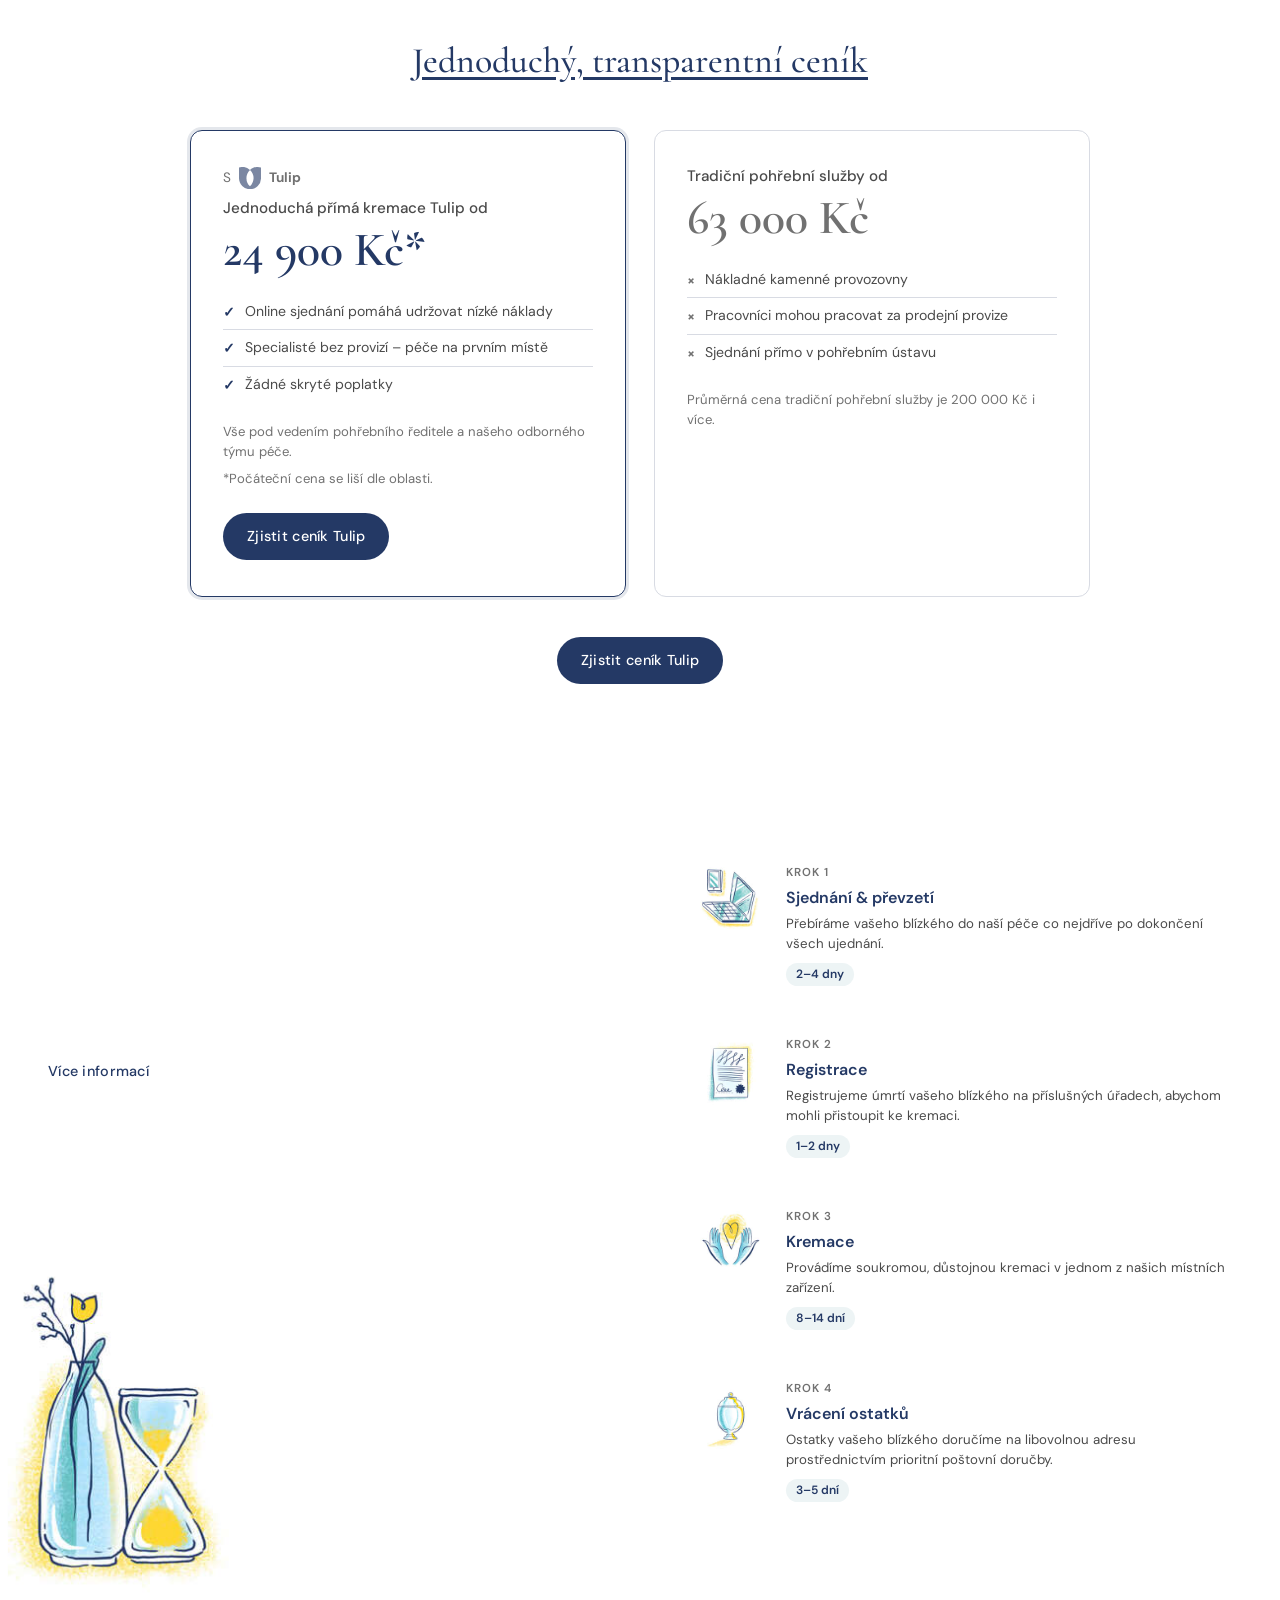
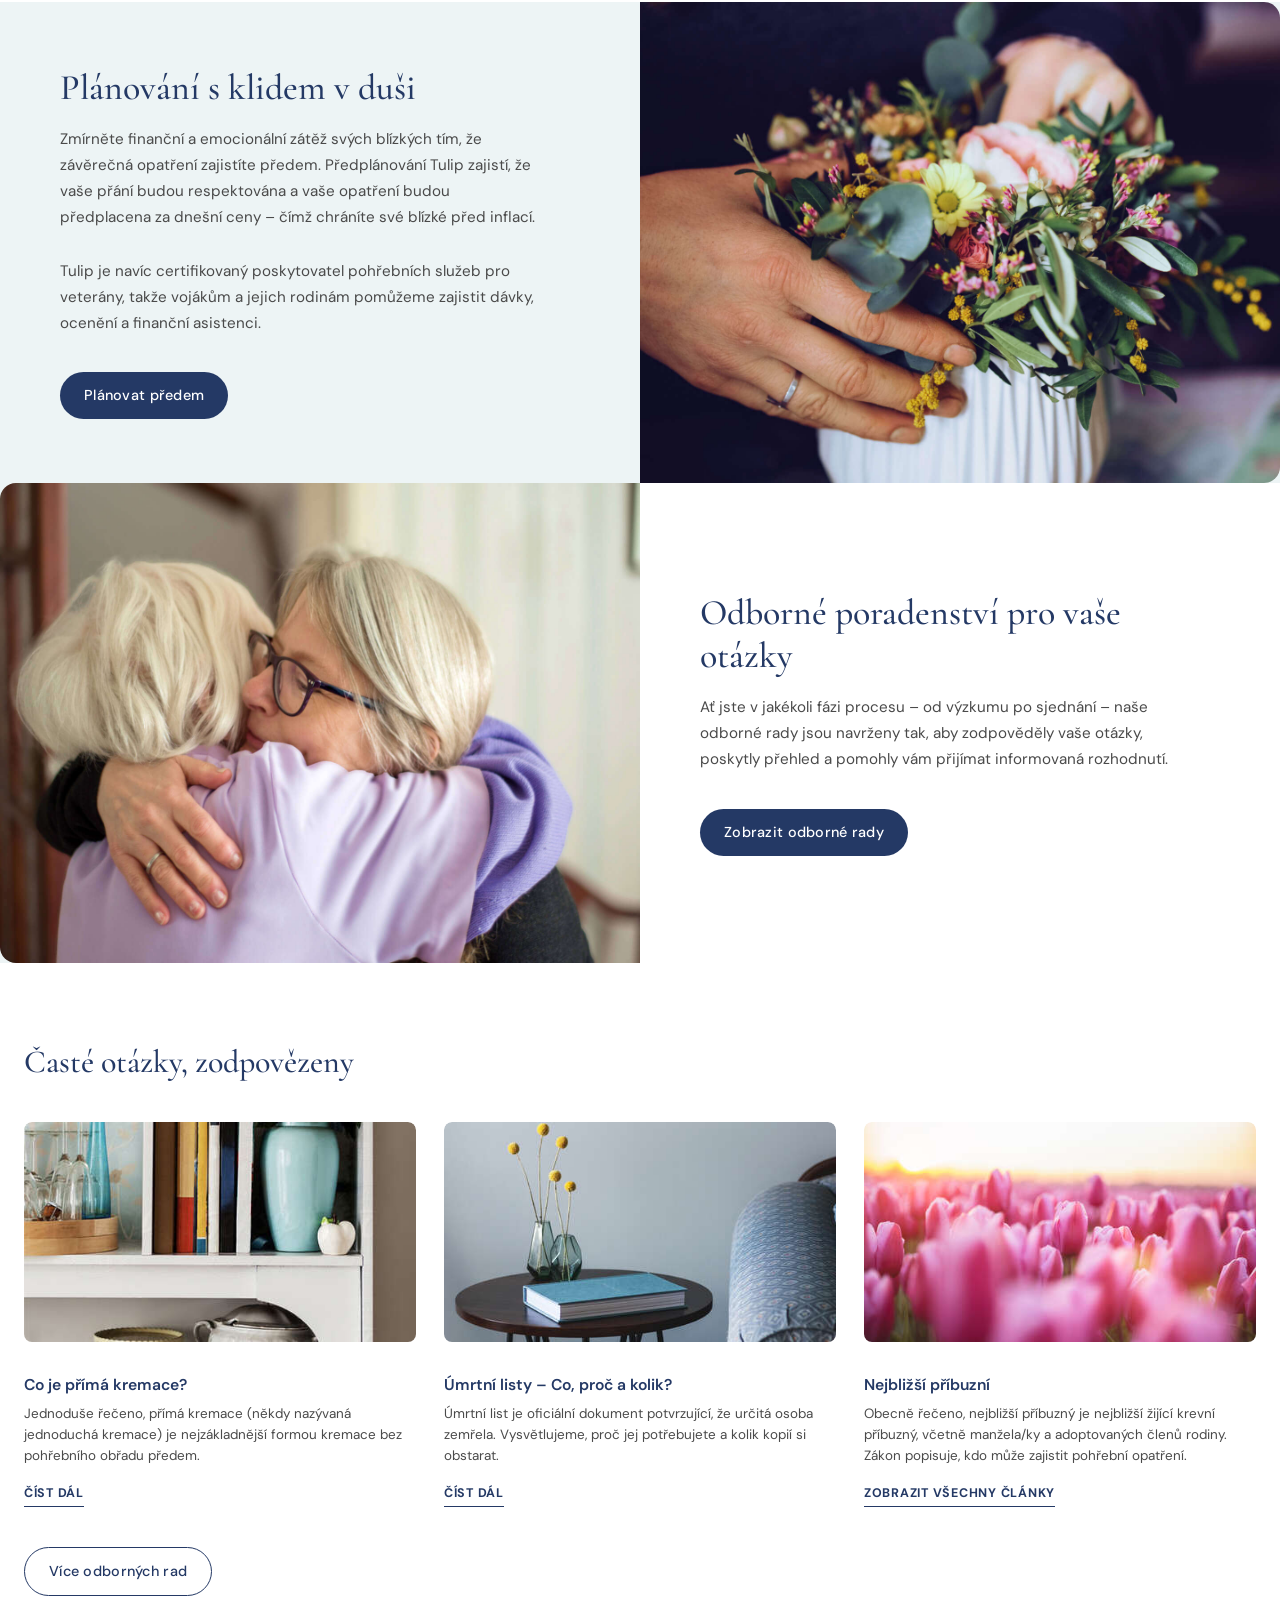
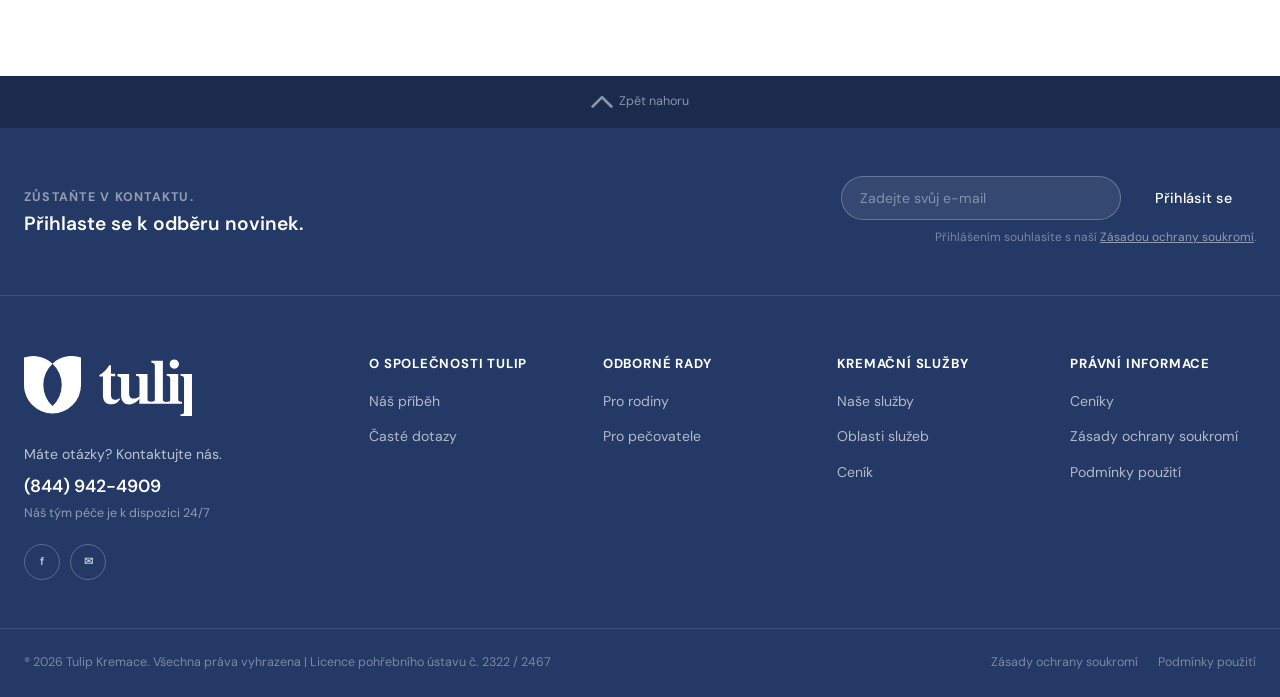
<file: funeral/tulip/index-cs.html>
<!DOCTYPE html>
<html lang="cs" dir="ltr">
<head>
  <meta charset="UTF-8">
  <meta name="viewport" content="width=device-width, initial-scale=1.0">
  <title>Tulip Kremace | Kremační služby, kterým vaše rodina může důvěřovat</title>
  <meta name="description" content="Tulip Kremace poskytuje jednoduchou přímou kremaci, kterou lze sjednat na dálku s pomocí našeho týmu péče. Návštěva pohřebního ústavu není nutná.">
  <link rel="preconnect" href="https://fonts.googleapis.com">
  <link rel="preconnect" href="https://fonts.gstatic.com" crossorigin>
  <link href="https://fonts.googleapis.com/css2?family=Cormorant+Garamond:ital,wght@0,400;0,500;0,600;1,400;1,500&family=DM+Sans:opsz,wght@9..40,300;9..40,400;9..40,500;9..40,600&display=swap" rel="stylesheet">

  <style>
    /* ── Reset & Base ── */
    *, *::before, *::after { box-sizing: border-box; margin: 0; padding: 0; }
    html { scroll-behavior: smooth; }
    body {
      font-family: 'DM Sans', sans-serif;
      font-size: 16px;
      color: #1a1a1a;
      background: #fff;
      line-height: 1.6;
      -webkit-font-smoothing: antialiased;
    }
    img { max-width: 100%; display: block; }
    a { color: inherit; text-decoration: none; }
    ul { list-style: none; }
    button { cursor: pointer; border: none; background: none; font-family: inherit; }

    /* ── CSS Variables ── */
    :root {
      --navy:       #243965;
      --navy-dark:  #1a2b4e;
      --sage:       #edf4f5;
      --sage-dark:  #d6e8eb;
      --gold:       #FFD72E;
      --text:       #1a1a1a;
      --text-mid:   #4a4a4a;
      --text-light: #717171;
      --border:     #d8dbe3;
      --white:      #ffffff;
      --cream:      #f8f5f0;
      --max-w:      1280px;
      --radius:     4px;
    }

    /* ── Typography ── */
    h1, h2, h3, h4 {
      font-family: 'Cormorant Garamond', serif;
      font-weight: 500;
      line-height: 1.2;
      color: var(--navy);
    }
    h1 { font-size: clamp(2rem, 3.5vw, 3rem); }
    h2 { font-size: clamp(1.6rem, 2.8vw, 2.4rem); }
    h3 { font-size: clamp(1.1rem, 1.6vw, 1.35rem); font-family: 'DM Sans', sans-serif; font-weight: 500; }

    /* ── Layout Helpers ── */
    .container { max-width: var(--max-w); margin: 0 auto; padding: 0 24px; }
    .section-pad { padding: 80px 0; }
    .section-pad-xl { padding: 100px 0; }

    /* ── Buttons ── */
    .btn {
      display: inline-flex; align-items: center; gap: 8px;
      padding: 12px 24px;
      border-radius: 100px;
      font-family: 'DM Sans', sans-serif;
      font-size: 0.9rem;
      font-weight: 500;
      letter-spacing: 0.02em;
      transition: all 0.2s ease;
      white-space: nowrap;
    }
    .btn-primary {
      background: var(--navy); color: #fff;
    }
    .btn-primary:hover { background: var(--navy-dark); }
    .btn-outline {
      background: transparent; color: var(--navy);
      border: 1.5px solid var(--navy);
    }
    .btn-outline:hover { background: var(--navy); color: #fff; }
    .btn-ghost {
      background: transparent; color: var(--navy);
      text-decoration: underline; text-underline-offset: 3px;
      padding: 12px 0;
    }
    .btn-ghost:hover { opacity: 0.7; }
    .btn-sm { padding: 8px 18px; font-size: 0.82rem; }
    .btn svg { flex-shrink: 0; }

    /* ── HEADER ── */
    .site-header {
      position: sticky; top: 0; z-index: 100;
      background: #fff;
      border-bottom: 1px solid var(--border);
      box-shadow: 0 1px 4px rgba(0,0,0,0.06);
    }
    .header-inner {
      display: flex; align-items: center; justify-content: space-between;
      height: 72px; padding: 0 24px; max-width: var(--max-w); margin: 0 auto;
    }
    .header-logo svg { display: block; }
    .header-nav { display: flex; align-items: center; gap: 28px; }
    .header-nav a {
      font-size: 0.88rem; font-weight: 500; color: var(--navy);
      transition: opacity 0.15s;
    }
    .header-nav a:hover { opacity: 0.65; }
    .header-right { display: flex; align-items: center; gap: 16px; }
    .header-phone {
      display: flex; align-items: center; gap: 6px;
      font-size: 0.82rem; color: var(--navy); font-weight: 500;
    }
    .header-phone svg { opacity: 0.6; }
    .hamburger { display: none; }

    /* ── HERO ── */
    .hero {
      position: relative; overflow: hidden;
      background: #c9d9d6;
    }
    .hero-bg {
      position: absolute; inset: 0;
      width: 100%; height: 100%;
      object-fit: cover; object-position: 50% 50%;
    }
    .hero-overlay {
      position: absolute; inset: 0;
      background: linear-gradient(90deg, rgba(22,42,70,0.72) 0%, rgba(22,42,70,0.35) 55%, transparent 100%);
    }
    .hero-inner {
      position: relative; z-index: 2;
      display: grid; grid-template-columns: 1fr 1fr;
      gap: 40px; align-items: center;
      max-width: var(--max-w); margin: 0 auto;
      padding: 80px 24px;
      min-height: 580px;
    }
    .hero-text h1 {
      color: #fff;
      font-size: clamp(2rem, 3.2vw, 3rem);
      margin-bottom: 20px;
      font-weight: 500;
    }
    .hero-text p {
      color: rgba(255,255,255,0.9);
      font-size: 1rem; line-height: 1.65;
      max-width: 440px;
    }

    /* Quote Form Card */
    .quote-card {
      background: #fff;
      border-radius: 12px;
      box-shadow: 0 8px 40px rgba(0,0,0,0.18);
      overflow: hidden;
    }
    .quote-card-header {
      background: var(--navy); color: #fff;
      padding: 24px 28px 20px;
    }
    .quote-stepper {
      display: flex; align-items: center; gap: 10px;
      margin-bottom: 14px;
    }
    .quote-step-label {
      font-size: 0.78rem; font-weight: 500; opacity: 0.75;
    }
    .quote-steps {
      display: flex; gap: 5px;
    }
    .quote-step-dot {
      width: 28px; height: 3px; border-radius: 2px;
      background: rgba(255,255,255,0.3);
      transition: background 0.3s;
    }
    .quote-step-dot.active { background: #fff; }
    .quote-card-header h2 {
      color: #fff;
      font-size: clamp(1.1rem, 1.5vw, 1.3rem);
      font-family: 'Cormorant Garamond', serif;
      font-weight: 500;
      margin-bottom: 8px;
    }
    .quote-card-header p {
      font-size: 0.82rem; opacity: 0.8; line-height: 1.5;
    }
    .quote-card-body { padding: 24px 28px 28px; }
    .quote-form-title {
      font-size: 1rem; font-weight: 600; color: var(--navy);
      margin-bottom: 14px;
    }
    .quote-options { display: flex; flex-direction: column; gap: 10px; margin-bottom: 20px; }
    .quote-option {
      display: flex; align-items: center; gap: 12px;
      padding: 14px 16px;
      border: 1.5px solid var(--border);
      border-radius: 8px;
      cursor: pointer;
      transition: all 0.2s;
      background: #fff;
      font-size: 0.9rem; font-weight: 500; color: var(--navy);
      width: 100%; text-align: left;
    }
    .quote-option:hover { border-color: var(--navy); background: var(--sage); }
    .quote-option.selected { border-color: var(--navy); background: var(--sage); }
    .quote-radio {
      width: 18px; height: 18px; border-radius: 50%;
      border: 2px solid var(--border); flex-shrink: 0;
      display: flex; align-items: center; justify-content: center;
      transition: all 0.2s;
    }
    .quote-option:hover .quote-radio,
    .quote-option.selected .quote-radio {
      border-color: var(--navy);
    }
    .quote-option.selected .quote-radio::after {
      content: ''; width: 8px; height: 8px;
      border-radius: 50%; background: var(--navy);
    }
    .quote-continue {
      width: 100%;
      background: var(--navy); color: #fff;
      border-radius: 100px;
      padding: 14px 24px;
      font-size: 0.92rem; font-weight: 500;
      display: flex; align-items: center; justify-content: center; gap: 8px;
      transition: background 0.2s;
    }
    .quote-continue:hover { background: var(--navy-dark); }
    .quote-continue:disabled { opacity: 0.45; cursor: not-allowed; }

    /* ── SIMPLE TILES STRIP ── */
    .tiles-strip { background: var(--cream); padding: 64px 0; }
    .tiles-strip-grid {
      display: grid; grid-template-columns: repeat(4, 1fr);
      gap: 32px; align-items: start;
    }
    .tile-simple {
      display: flex; flex-direction: column; align-items: center;
      text-align: center; gap: 14px;
    }
    .tile-simple img {
      width: 80px; height: 80px; object-fit: cover;
      border-radius: 50%;
    }
    .tile-simple h3 {
      font-size: 0.95rem; font-weight: 600; color: var(--navy);
      font-family: 'DM Sans', sans-serif;
    }
    .tile-simple p { font-size: 0.85rem; color: var(--text-mid); }

    /* ── TESTIMONIALS ── */
    .testimonials {
      position: relative; overflow: hidden;
      background: var(--sage);
    }
    .testimonials-bg {
      position: absolute; inset: 0;
      width: 100%; height: 100%;
      object-fit: cover; object-position: 50% 50%;
      opacity: 0.35;
    }
    .testimonials-inner {
      position: relative; z-index: 2;
      max-width: var(--max-w); margin: 0 auto;
      padding: 80px 24px;
    }
    .testimonials-header {
      display: flex; justify-content: space-between; align-items: center;
      margin-bottom: 40px;
    }
    .testimonials-header h2 { font-size: clamp(1.6rem, 2.5vw, 2.2rem); color: var(--navy); }
    .carousel-nav { display: flex; gap: 10px; }
    .carousel-btn {
      width: 48px; height: 48px; border-radius: 50%;
      border: 1.5px solid var(--navy);
      display: flex; align-items: center; justify-content: center;
      color: var(--navy); transition: all 0.2s;
    }
    .carousel-btn:hover { background: var(--navy); color: #fff; }
    .carousel-btn:disabled { opacity: 0.3; cursor: not-allowed; }
    .testimonials-track-wrapper { overflow: hidden; }
    .testimonials-track {
      display: flex; gap: 20px;
      transition: transform 0.4s ease;
    }
    .testimonial-card {
      flex: 0 0 calc(33.33% - 14px);
      background: #fff; border-radius: 12px;
      padding: 28px 28px 24px;
    }
    .testimonial-card blockquote {
      font-family: 'Cormorant Garamond', serif;
      font-size: 1.05rem; line-height: 1.6;
      color: var(--navy); margin-bottom: 18px;
      font-style: italic;
    }
    .testimonial-author { font-size: 0.88rem; font-weight: 600; color: var(--navy); }
    .testimonial-location { font-size: 0.82rem; color: var(--text-light); margin-top: 2px; }
    .testimonial-date { font-size: 0.78rem; color: var(--text-light); margin-top: 2px; }
    .testimonials-footer { margin-top: 32px; }
    .carousel-dots { display: flex; gap: 8px; margin-top: 24px; }
    .carousel-dot {
      width: 8px; height: 8px; border-radius: 50%;
      background: var(--border); transition: background 0.3s;
    }
    .carousel-dot.active { background: var(--navy); }

    /* ── PRICING ── */
    .pricing { padding: 80px 0; background: #fff; }
    .pricing-header { text-align: center; margin-bottom: 48px; }
    .pricing-header h2 { text-decoration: underline; text-underline-offset: 5px; }
    .pricing-grid {
      display: grid; grid-template-columns: 1fr 1fr;
      gap: 28px; max-width: 900px; margin: 0 auto 40px;
    }
    .price-card {
      border: 1.5px solid var(--border); border-radius: 12px;
      padding: 36px 32px; position: relative;
    }
    .price-card.highlight {
      border-color: var(--navy);
      box-shadow: 0 0 0 3px rgba(36,57,101,0.12);
    }
    .price-caption {
      display: flex; align-items: center; gap: 8px;
      font-size: 0.85rem; color: var(--text-light);
      margin-bottom: 10px;
    }
    .price-caption svg { opacity: 0.6; }
    .price-card h3 {
      font-size: 0.95rem; color: var(--text-mid);
      font-family: 'DM Sans', sans-serif;
      font-weight: 500; margin-bottom: 8px;
    }
    .price-amount {
      font-family: 'Cormorant Garamond', serif;
      font-size: 3rem; font-weight: 600; color: var(--navy);
      line-height: 1; margin-bottom: 20px;
    }
    .price-list { margin-bottom: 20px; }
    .price-list li {
      display: flex; align-items: flex-start; gap: 10px;
      font-size: 0.88rem; color: var(--text-mid);
      padding: 6px 0; border-bottom: 1px solid var(--border);
    }
    .price-list li:last-child { border-bottom: none; }
    .price-list li::before {
      content: '✓'; color: var(--navy); font-weight: 700;
      flex-shrink: 0; margin-top: 1px;
    }
    .price-card.plain .price-list li::before { content: '×'; color: var(--text-light); }
    .price-copy { font-size: 0.82rem; color: var(--text-light); line-height: 1.5; }
    .pricing-action { text-align: center; }

    /* ── OUR PROCESS ── */
    .process {
      position: relative; overflow: hidden;
    }
    .process-bg {
      position: absolute; inset: 0;
      width: 100%; height: 100%;
      object-fit: cover; object-position: 0% 100%;
    }
    .process-inner {
      position: relative; z-index: 2;
      display: grid; grid-template-columns: 1fr 1fr;
      gap: 60px; align-items: start;
      max-width: var(--max-w); margin: 0 auto;
      padding: 80px 24px;
    }
    .process-heading h2 { color: var(--white); font-size: clamp(1.8rem, 3vw, 2.6rem); margin-bottom: 16px; }
    .process-heading p { color: rgba(255,255,255,0.85); font-size: 0.95rem; line-height: 1.65; margin-bottom: 8px; }
    .process-actions { margin-top: 32px; display: flex; gap: 14px; flex-wrap: wrap; }
    .btn-white { background: #fff; color: var(--navy); }
    .btn-white:hover { background: var(--sage); }
    .btn-outline-white {
      background: transparent; color: #fff;
      border: 1.5px solid rgba(255,255,255,0.7);
    }
    .btn-outline-white:hover { background: rgba(255,255,255,0.1); }
    .process-steps { display: flex; flex-direction: column; gap: 0; }
    .process-step {
      display: flex; align-items: flex-start; gap: 20px;
      padding: 20px 24px;
      background: rgba(255,255,255,0.92); border-radius: 10px;
      margin-bottom: 10px;
    }
    .process-step:last-child { margin-bottom: 0; }
    .process-step-img {
      width: 72px; height: 72px; object-fit: cover;
      border-radius: 8px; flex-shrink: 0;
    }
    .process-step-content { flex: 1; }
    .process-step-num {
      font-size: 0.72rem; font-weight: 600; color: var(--text-light);
      text-transform: uppercase; letter-spacing: 0.08em;
      margin-bottom: 2px;
    }
    .process-step-title {
      font-size: 1rem; font-weight: 600; color: var(--navy);
      margin-bottom: 4px;
    }
    .process-step-desc {
      font-size: 0.83rem; color: var(--text-mid); line-height: 1.5;
      margin-bottom: 6px;
    }
    .process-step-duration {
      display: inline-block;
      font-size: 0.75rem; font-weight: 600;
      color: var(--navy); background: var(--sage);
      padding: 2px 10px; border-radius: 100px;
    }

    /* ── 50/50 SPLIT SECTIONS ── */
    .split-section { background: var(--sage); }
    .split-inner {
      display: grid; grid-template-columns: 1fr 1fr;
      min-height: 480px;
    }
    .split-inner.reversed { direction: rtl; }
    .split-inner.reversed > * { direction: ltr; }
    .split-content {
      display: flex; align-items: center;
      padding: 64px 60px;
    }
    .split-content-inner { max-width: 480px; }
    .split-content h2 { margin-bottom: 18px; }
    .split-content p { font-size: 0.95rem; color: var(--text-mid); line-height: 1.7; margin-bottom: 28px; }
    .split-image { overflow: hidden; }
    .split-image img {
      width: 100%; height: 100%;
      object-fit: cover;
      border-radius: 0 16px 16px 0;
    }
    .split-inner.reversed .split-image img {
      border-radius: 16px 0 0 16px;
    }

    /* ── ARTICLES ── */
    .articles { padding: 80px 0; background: #fff; }
    .articles-header {
      margin-bottom: 40px;
    }
    .articles-header h2 { font-size: clamp(1.6rem, 2.5vw, 2.2rem); }
    .articles-grid {
      display: grid; grid-template-columns: repeat(3, 1fr);
      gap: 28px; margin-bottom: 40px;
    }
    .article-card { cursor: pointer; }
    .article-img {
      width: 100%; aspect-ratio: 16/9;
      object-fit: cover; border-radius: 8px;
      margin-bottom: 16px;
      transition: transform 0.3s ease;
    }
    .article-card:hover .article-img { transform: scale(1.02); }
    .article-img-wrap { overflow: hidden; border-radius: 8px; margin-bottom: 16px; }
    .article-card h2 {
      font-family: 'DM Sans', sans-serif;
      font-size: 0.98rem; font-weight: 600; color: var(--navy);
      margin-bottom: 8px; line-height: 1.4;
    }
    .article-card p {
      font-size: 0.84rem; color: var(--text-mid);
      line-height: 1.55; margin-bottom: 12px;
    }
    .read-more {
      font-size: 0.78rem; font-weight: 700;
      color: var(--navy); letter-spacing: 0.06em;
      text-transform: uppercase;
      border-bottom: 1.5px solid var(--navy);
      padding-bottom: 2px;
      display: inline-block;
    }
    .articles-footer { text-align: left; }

    /* ── FOOTER ── */
    .site-footer { background: var(--navy); color: rgba(255,255,255,0.85); }
    .footer-top {
      padding: 60px 0 48px;
      border-bottom: 1px solid rgba(255,255,255,0.12);
    }
    .footer-top-inner {
      display: grid; grid-template-columns: 1.6fr 1fr 1fr 1fr 1fr;
      gap: 48px; max-width: var(--max-w); margin: 0 auto; padding: 0 24px;
    }
    .footer-brand { }
    .footer-logo { margin-bottom: 20px; }
    .footer-logo svg path { fill: #fff; }
    .footer-contact-label {
      font-size: 0.88rem; margin-bottom: 6px;
      color: rgba(255,255,255,0.7);
    }
    .footer-phone {
      font-size: 1.1rem; font-weight: 600; color: #fff;
      margin-bottom: 4px;
    }
    .footer-availability { font-size: 0.78rem; color: rgba(255,255,255,0.5); }
    .footer-social { margin-top: 20px; display: flex; gap: 10px; }
    .social-link {
      width: 36px; height: 36px; border-radius: 50%;
      border: 1px solid rgba(255,255,255,0.25);
      display: flex; align-items: center; justify-content: center;
      color: rgba(255,255,255,0.7); transition: all 0.2s;
      font-size: 0.7rem; font-weight: 600;
    }
    .social-link:hover { border-color: #fff; color: #fff; }
    .footer-col h4 {
      font-family: 'DM Sans', sans-serif;
      font-size: 0.82rem; font-weight: 700;
      color: #fff; text-transform: uppercase;
      letter-spacing: 0.06em; margin-bottom: 16px;
    }
    .footer-col ul li { margin-bottom: 10px; }
    .footer-col ul a {
      font-size: 0.88rem; color: rgba(255,255,255,0.65);
      transition: color 0.15s;
    }
    .footer-col ul a:hover { color: #fff; }

    /* Newsletter */
    .newsletter-section {
      padding: 48px 0;
      border-bottom: 1px solid rgba(255,255,255,0.12);
    }
    .newsletter-inner {
      max-width: var(--max-w); margin: 0 auto; padding: 0 24px;
      display: flex; align-items: center; justify-content: space-between;
      gap: 40px;
    }
    .newsletter-text {}
    .newsletter-stay { font-size: 0.78rem; font-weight: 700; text-transform: uppercase; letter-spacing: 0.1em; color: rgba(255,255,255,0.5); margin-bottom: 4px; }
    .newsletter-text h3 { font-family: 'DM Sans', sans-serif; font-size: 1.2rem; font-weight: 600; color: #fff; }
    .newsletter-form {
      display: flex; gap: 10px; align-items: center; flex: 0 0 auto;
    }
    .newsletter-input {
      padding: 12px 18px;
      border-radius: 100px;
      border: 1.5px solid rgba(255,255,255,0.25);
      background: rgba(255,255,255,0.08);
      color: #fff; font-family: 'DM Sans', sans-serif; font-size: 0.88rem;
      width: 280px;
    }
    .newsletter-input::placeholder { color: rgba(255,255,255,0.4); }
    .newsletter-input:focus { outline: none; border-color: rgba(255,255,255,0.5); }
    .newsletter-privacy {
      font-size: 0.75rem; color: rgba(255,255,255,0.4);
      margin-top: 8px; text-align: right;
    }

    .footer-bottom {
      padding: 24px;
      max-width: var(--max-w); margin: 0 auto;
      display: flex; justify-content: space-between; align-items: center;
      flex-wrap: wrap; gap: 12px;
    }
    .footer-copyright { font-size: 0.78rem; color: rgba(255,255,255,0.4); }
    .footer-legal { display: flex; gap: 20px; }
    .footer-legal a { font-size: 0.78rem; color: rgba(255,255,255,0.4); transition: color 0.15s; }
    .footer-legal a:hover { color: #fff; }

    /* ── Back to top ── */
    .back-to-top {
      display: flex; justify-content: center;
      padding: 16px 0;
      background: #1a2b4e;
    }
    .back-to-top a {
      display: flex; align-items: center; gap: 6px;
      font-size: 0.78rem; color: rgba(255,255,255,0.5);
      transition: color 0.15s;
    }
    .back-to-top a:hover { color: #fff; }

    /* ── Responsive ── */
    @media (max-width: 1024px) {
      .hero-inner { grid-template-columns: 1fr; min-height: auto; padding: 60px 24px; }
      .quote-card { max-width: 520px; }
      .tiles-strip-grid { grid-template-columns: repeat(2, 1fr); }
      .process-inner { grid-template-columns: 1fr; gap: 40px; }
      .process-heading h2, .process-heading p { color: var(--navy); }
      .process-bg { opacity: 0.08; }
      .split-inner { grid-template-columns: 1fr; }
      .split-inner.reversed { direction: ltr; }
      .split-content { padding: 48px 32px; }
      .split-image { height: 360px; }
      .split-image img { border-radius: 0; width: 100%; height: 100%; }
      .footer-top-inner { grid-template-columns: 1fr 1fr; gap: 32px; }
      .newsletter-inner { flex-direction: column; align-items: flex-start; }
      .newsletter-form { flex-wrap: wrap; }
    }
    @media (max-width: 768px) {
      .header-nav { display: none; }
      .hamburger { display: block; }
      .hero-text h1 { font-size: 1.8rem; }
      .pricing-grid { grid-template-columns: 1fr; }
      .articles-grid { grid-template-columns: 1fr; }
      .testimonial-card { flex: 0 0 calc(100% - 0px); }
      .tiles-strip-grid { grid-template-columns: repeat(2, 1fr); }
      .footer-top-inner { grid-template-columns: 1fr; }
      .footer-bottom { flex-direction: column; align-items: flex-start; }
    }
  </style>
</head>
<body id="page-body">

<!-- ── HEADER ── -->
<header class="site-header">
  <div class="header-inner">
    <a href="#" class="header-logo" title="Domovská stránka">
      <svg width="127" height="40" viewBox="0 0 127 40" fill="none" focusable="false">
        <title>Tulip Kremace logo</title>
        <g clip-path="url(#logo-clip)">
          <path fill="#243965" d="M60.66 29.24c-1.8 0-2.69-1.01-2.69-3.38V13.48h2.83v-1.64h-2.83V6.18h-1.15c-1.66 2.56-3.93 5.35-6.58 6.56v.89h2.38v12.53c0 4.35 2.3 6.02 5.46 6.02a6.6 6.6 0 0 0 5.93-3.34l-.47-.7c-.95.75-1.8 1.1-2.88 1.1ZM100.12 8.47a3.02 3.02 0 0 0 2.9-1.87 3.04 3.04 0 0 0-2.91-4.27 3.02 3.02 0 0 0-2.8 1.9 3.09 3.09 0 0 0 1.64 4c.37.16.77.24 1.17.24ZM105.31 30.5l-.96-.08c-1.46-.12-1.54-.54-1.54-1.87v-16.7h-7.7V13l.58.11c1.5.27 1.77.9 1.77 2.18v13.25c0 1.34-.08 1.75-1.54 1.87l-.96.08c-1.77-.12-2.38-.35-2.38-1.71V3.23h-7.7V4.4l.58.11c1.12.27 1.77.47 1.77 2.18v22.09c0 1.36-.62 1.6-2.38 1.7l-.96-.07c-1.46-.11-1.54-.53-1.54-1.87v-16.7h-7.7v1.17l.57.11c1.5.27 1.77.9 1.77 2.18v12.17c-1.23.81-2.37 1.47-3.92 1.47-2.11 0-3-1.4-3-3.76V11.84h-7.74v1.64l.62.12c1.5.26 1.77.9 1.77 2.17v10.1c0 4.35 2.2 6.29 5.58 6.29 3.04 0 5.08-1.9 6.7-3.74l-.12 3.34h28.43V30.5Z"/>
          <path fill="#243965" d="M118.5 11.42c-3.07 0-5.19 1.71-6.46 3.65v-3.23h-7.7v1.17l.59.11c1.47.27 1.75.88 1.76 2.11v21.78c0 1.36-.61 1.6-2.37 1.71V40h10.89v-1.28c-2.43-.2-3.16-.35-3.16-1.83v-5.82c.85.74 2.27 1.09 3.85 1.09 5.73 0 10.27-3.7 10.27-11.3 0-5.98-2.97-9.44-7.66-9.44Zm-2.95 19.26c-2.35 0-3.5-1.51-3.5-4.46V16.04a5.1 5.1 0 0 1 3.38-1.36c3.62 0 5.35 3.3 5.35 8.08s-1.97 7.92-5.23 7.92Z"/>
          <path fill="#FFD72E" d="M30.44.05C26.17.38 22.14 2.15 19 5.1A18.88 18.88 0 0 0 0 1.03v18.15c0 5.09 2 9.97 5.57 13.56a18.92 18.92 0 0 0 26.88 0 19.27 19.27 0 0 0 5.57-13.56V1.03a18.92 18.92 0 0 0-7.58-.98Zm-5.29 19.13A19.3 19.3 0 0 1 19 33.31a19.14 19.14 0 0 1-6.13-14.13v-.07A19.3 19.3 0 0 1 19.01 5.1a19.16 19.16 0 0 1 6.15 14.01v.07Z"/>
        </g>
        <defs>
          <clipPath id="logo-clip"><path fill="#fff" d="M0 0h126.32v40H0z"/></clipPath>
        </defs>
      </svg>
    </a>

    <nav class="header-nav" aria-label="Hlavní navigace">
      <a href="#">Naše služby</a>
      <a href="#">Ceník</a>
      <a href="#">Oblasti služeb</a>
      <a href="#">Příběhy</a>
      <a href="#">Odborné rady</a>
      <a href="#">Parte</a>
    </nav>

    <div class="header-right">
      <div class="header-phone">
        <svg width="18" height="18" viewBox="0 0 24 24" fill="none" stroke="currentColor" stroke-width="1.8" stroke-linecap="round" stroke-linejoin="round">
          <path d="M22 16.92v3a2 2 0 0 1-2.18 2 19.79 19.79 0 0 1-8.63-3.07A19.5 19.5 0 0 1 4.69 12 19.79 19.79 0 0 1 1.62 3.44 2 2 0 0 1 3.6 1.27h3a2 2 0 0 1 2 1.72c.127.96.361 1.903.7 2.81a2 2 0 0 1-.45 2.11L7.91 8.89a16 16 0 0 0 6.16 6.16l.96-.96a2 2 0 0 1 2.11-.45c.907.339 1.85.573 2.81.7A2 2 0 0 1 22 16.92z"/>
        </svg>
        <span>(844) 942-4909</span>
      </div>
      <a href="#" class="btn btn-primary btn-sm">Okamžitá nabídka</a>
      <button class="hamburger" aria-label="Menu">
        <svg width="24" height="24" viewBox="0 0 28 18" fill="none">
          <rect width="28" height="2" rx="1" fill="#243965"/>
          <rect y="8" width="28" height="2" rx="1" fill="#243965"/>
          <rect y="16" width="28" height="2" rx="1" fill="#243965"/>
        </svg>
      </button>
    </div>
  </div>
</header>


<!-- ── HERO ── -->
<section class="hero" id="hero">
  <img class="hero-bg"
    src="./Tulip Cremation _ Cremation Services Your Family Can Trust_files/inlined-quote-lg.jpg"
    alt="Kremační služby Tulip" loading="eager" width="1920" height="800">
  <div class="hero-overlay"></div>

  <div class="hero-inner">
    <div class="hero-text">
      <h1>Kremační služby, kterým vaše rodina může důvěřovat</h1>
      <p>Naše jednoduché přímé kremační služby lze sjednat telefonicky nebo online s pomocí specialisty pro rodiny. S Tulipem není nutná návštěva pohřebního ústavu.</p>
    </div>

    <div class="quote-card">
      <div class="quote-card-header">
        <div class="quote-stepper">
          <span class="quote-step-label">Krok 1 ze 4</span>
          <div class="quote-steps">
            <div class="quote-step-dot active"></div>
            <div class="quote-step-dot"></div>
            <div class="quote-step-dot"></div>
            <div class="quote-step-dot"></div>
          </div>
        </div>
        <h2>Získejte okamžitou, personalizovanou nabídku od Tulip</h2>
        <p>Vyberte typ služby, zodpovězte několik otázek a my vám ihned ukážeme cenu – žádné skryté poplatky, nikdy.</p>
      </div>
      <div class="quote-card-body">
        <div class="quote-form-title">Jak vám můžeme pomoci?</div>
        <div class="quote-options">
          <button class="quote-option" onclick="selectOption(this)">
            <span class="quote-radio"></span>
            Blízký zemřel
          </button>
          <button class="quote-option" onclick="selectOption(this)">
            <span class="quote-radio"></span>
            Plánuji předem pro sebe
          </button>
          <button class="quote-option" onclick="selectOption(this)">
            <span class="quote-radio"></span>
            Plánuji předem pro někoho jiného
          </button>
        </div>
        <button class="quote-continue" id="continueBtn" disabled>
          Pokračovat
          <svg width="20" height="20" viewBox="0 0 20 20" fill="none">
            <path fill-rule="evenodd" clip-rule="evenodd" d="M11.293.293a1 1 0 0 1 1.414 0l9 9a1 1 0 0 1 0 1.414l-9 9a1 1 0 0 1-1.414-1.414L18.586 11H1a1 1 0 1 1 0-2h17.586l-7.293-7.293a1 1 0 0 1 0-1.414Z" fill="currentColor"/>
          </svg>
        </button>
      </div>
    </div>
  </div>
</section>


<!-- ── SIMPLE TILES STRIP ── -->
<section class="tiles-strip">
  <div class="container">
    <div class="tiles-strip-grid">
      <div class="tile-simple">
        <img src="./Tulip Cremation _ Cremation Services Your Family Can Trust_files/image1.jpg" alt="Sjednání online" loading="lazy">
        <h3>Sjednání online</h3>
        <p>Vše zařídíte z pohodlí domova</p>
      </div>
      <div class="tile-simple">
        <img src="./Tulip Cremation _ Cremation Services Your Family Can Trust_files/image2.jpg" alt="Bezpečný převoz" loading="lazy">
        <h3>Bezpečný převoz</h3>
        <p>Váš blízký je respektovaně převzat do naší péče</p>
      </div>
      <div class="tile-simple">
        <img src="./Tulip Cremation _ Cremation Services Your Family Can Trust_files/image3.jpg" alt="Důstojná kremace" loading="lazy">
        <h3>Důstojná kremace</h3>
        <p>Soukromá a vážná kremace v našich zařízeních</p>
      </div>
      <div class="tile-simple">
        <img src="./Tulip Cremation _ Cremation Services Your Family Can Trust_files/image5.jpg" alt="Bezpečné doručení ostatků" loading="lazy">
        <h3>Vrácení ostatků</h3>
        <p>Ostatky doručíme na libovolnou adresu prioritní poštou</p>
      </div>
    </div>
  </div>
</section>


<!-- ── TESTIMONIALS ── -->
<section class="testimonials">
  <img class="testimonials-bg"
    src="./Tulip Cremation _ Cremation Services Your Family Can Trust_files/stories-carousel-lg.jpg"
    alt="" loading="lazy" aria-hidden="true">
  <div class="testimonials-inner">
    <div class="testimonials-header">
      <h2>Slovy našich zákazníků</h2>
      <div class="carousel-nav">
        <button class="carousel-btn" id="prevBtn" disabled aria-label="Předchozí" onclick="scrollCarousel(-1)">
          <svg width="20" height="20" viewBox="0 0 20 20" fill="none">
            <path fill-rule="evenodd" clip-rule="evenodd" d="M8.707 19.707a1 1 0 0 1-1.414 0l-9-9a1 1 0 0 1 0-1.414l9-9a1 1 0 1 1 1.414 1.414L1.414 10l7.293 7.293a1 1 0 0 1 0 1.414Z" fill="currentColor"/>
          </svg>
        </button>
        <button class="carousel-btn" id="nextBtn" aria-label="Další" onclick="scrollCarousel(1)">
          <svg width="20" height="20" viewBox="0 0 20 20" fill="none">
            <path fill-rule="evenodd" clip-rule="evenodd" d="M11.293.293a1 1 0 0 1 1.414 0l9 9a1 1 0 0 1 0 1.414l-9 9a1 1 0 0 1-1.414-1.414L18.586 11H1a1 1 0 1 1 0-2h17.586l-7.293-7.293a1 1 0 0 1 0-1.414Z" fill="currentColor"/>
          </svg>
        </button>
      </div>
    </div>

    <div class="testimonials-track-wrapper" id="carouselWrapper">
      <div class="testimonials-track" id="carouselTrack">
        <div class="testimonial-card">
          <blockquote>„V tak strašném a stresujícím čase byl tým Tulip úžasný. Opravdu nám celý proces usnadnili. Každý byl soucitný a jejich ceny jsou přiměřené."</blockquote>
          <div class="testimonial-author">Alena S.</div>
          <div class="testimonial-location">Severní Čechy</div>
        </div>
        <div class="testimonial-card">
          <blockquote>„Vřele doporučuji Tulip, protože se o vše postarají s laskavostí. Když přišel čas převzít našeho blízkého, přišli s úctou a laskavostí nejen k zesnulému, ale i k celé naší rodině."</blockquote>
          <div class="testimonial-author">Claudia A.</div>
          <div class="testimonial-location">Severní Čechy</div>
        </div>
        <div class="testimonial-card">
          <blockquote>„Vše bylo vyřízeno velmi profesionálně. Protože byla opatření přijata předem, nebylo po manželově smrti třeba dělat žádná rozhodnutí na poslední chvíli. Děkuji za pomoc."</blockquote>
          <div class="testimonial-author">Linda S.</div>
          <div class="testimonial-location">Praha</div>
        </div>
        <div class="testimonial-card">
          <blockquote>„Byl jsem skvěle přijat. Byl to velmi jednoduchý a úplný proces. Nízký stres. Pracovníci byli velmi vstřícní a odpověděli na všechny mé otázky."</blockquote>
          <div class="testimonial-author">Martin J.</div>
          <div class="testimonial-location">Brno</div>
          <div class="testimonial-date">24. června 2022</div>
        </div>
      </div>
    </div>

    <div class="carousel-dots" id="carouselDots">
      <span class="carousel-dot active"></span>
      <span class="carousel-dot"></span>
    </div>

    <div class="testimonials-footer" style="margin-top:28px;">
      <a href="#" class="btn-ghost">Číst další příběhy →</a>
    </div>
  </div>
</section>


<!-- ── PRICING ── -->
<section class="pricing" id="pricing">
  <div class="container">
    <div class="pricing-header">
      <h2>Jednoduchý, transparentní ceník</h2>
    </div>
    <div class="pricing-grid">
      <!-- Tulip -->
      <div class="price-card highlight">
        <div class="price-caption">
          <span>S</span>
          <svg width="22" height="22" viewBox="0 0 38 38" fill="none">
            <path fill="#243965" d="M30.44.05C26.17.38 22.14 2.15 19 5.1A18.88 18.88 0 0 0 0 1.03v18.15c0 5.09 2 9.97 5.57 13.56a18.92 18.92 0 0 0 26.88 0 19.27 19.27 0 0 0 5.57-13.56V1.03a18.92 18.92 0 0 0-7.58-.98Zm-5.29 19.13A19.3 19.3 0 0 1 19 33.31a19.14 19.14 0 0 1-6.13-14.13v-.07A19.3 19.3 0 0 1 19.01 5.1a19.16 19.16 0 0 1 6.15 14.01v.07Z"/>
          </svg>
          <strong>Tulip</strong>
        </div>
        <h3>Jednoduchá přímá kremace Tulip od</h3>
        <div class="price-amount">24 900 Kč*</div>
        <ul class="price-list">
          <li>Online sjednání pomáhá udržovat nízké náklady</li>
          <li>Specialisté bez provizí – péče na prvním místě</li>
          <li>Žádné skryté poplatky</li>
        </ul>
        <p class="price-copy">Vše pod vedením pohřebního ředitele a našeho odborného týmu péče.</p>
        <p class="price-copy" style="margin-top:8px;">*Počáteční cena se liší dle oblasti.</p>
        <div style="margin-top:24px;">
          <a href="#" class="btn btn-primary">Zjistit ceník Tulip</a>
        </div>
      </div>
      <!-- Traditional -->
      <div class="price-card plain">
        <h3>Tradiční pohřební služby od</h3>
        <div class="price-amount" style="color:#717171;">63 000 Kč</div>
        <ul class="price-list">
          <li>Nákladné kamenné provozovny</li>
          <li>Pracovníci mohou pracovat za prodejní provize</li>
          <li>Sjednání přímo v pohřebním ústavu</li>
        </ul>
        <p class="price-copy">Průměrná cena tradiční pohřební služby je 200 000 Kč i více.</p>
      </div>
    </div>
    <div class="pricing-action">
      <a href="#" class="btn btn-primary">Zjistit ceník Tulip</a>
    </div>
  </div>
</section>


<!-- ── OUR PROCESS ── -->
<section class="process">
  <img class="process-bg"
    src="./Tulip Cremation _ Cremation Services Your Family Can Trust_files/our-process-bg.jpg"
    alt="" loading="lazy" aria-hidden="true">
  <div class="process-inner">
    <div class="process-heading">
      <h2>Náš postup</h2>
      <p>Naše jednoduché přímé kremační služby jsou soucitné a důstojné a probíhají v dnech po odchodu vašeho blízkého. Nabízíme jednoduchý proces, transparentní ceny a péči světové úrovně 24/7.</p>
      <p>Jsme tu pro vás, když nás nejvíce potřebujete.</p>
      <div class="process-actions">
        <a href="#" class="btn btn-white">Více informací</a>
        <a href="#" class="btn btn-outline-white">Okamžitá nabídka</a>
      </div>
    </div>

    <div class="process-steps">
      <div class="process-step">
        <img class="process-step-img"
          src="./Tulip Cremation _ Cremation Services Your Family Can Trust_files/laptop-icon.jpg"
          alt="Sjednání" loading="lazy">
        <div class="process-step-content">
          <div class="process-step-num">Krok 1</div>
          <div class="process-step-title">Sjednání &amp; převzetí</div>
          <p class="process-step-desc">Přebíráme vašeho blízkého do naší péče co nejdříve po dokončení všech ujednání.</p>
          <span class="process-step-duration">2–4 dny</span>
        </div>
      </div>
      <div class="process-step">
        <img class="process-step-img"
          src="./Tulip Cremation _ Cremation Services Your Family Can Trust_files/contract-icon.jpg"
          alt="Registrace" loading="lazy">
        <div class="process-step-content">
          <div class="process-step-num">Krok 2</div>
          <div class="process-step-title">Registrace</div>
          <p class="process-step-desc">Registrujeme úmrtí vašeho blízkého na příslušných úřadech, abychom mohli přistoupit ke kremaci.</p>
          <span class="process-step-duration">1–2 dny</span>
        </div>
      </div>
      <div class="process-step">
        <img class="process-step-img"
          src="./Tulip Cremation _ Cremation Services Your Family Can Trust_files/protect-care-icon.jpg"
          alt="Kremace" loading="lazy">
        <div class="process-step-content">
          <div class="process-step-num">Krok 3</div>
          <div class="process-step-title">Kremace</div>
          <p class="process-step-desc">Provádíme soukromou, důstojnou kremaci v jednom z našich místních zařízení.</p>
          <span class="process-step-duration">8–14 dní</span>
        </div>
      </div>
      <div class="process-step">
        <img class="process-step-img"
          src="./Tulip Cremation _ Cremation Services Your Family Can Trust_files/urn-icon.jpg"
          alt="Vrácení ostatků" loading="lazy">
        <div class="process-step-content">
          <div class="process-step-num">Krok 4</div>
          <div class="process-step-title">Vrácení ostatků</div>
          <p class="process-step-desc">Ostatky vašeho blízkého doručíme na libovolnou adresu prostřednictvím prioritní poštovní doručby.</p>
          <span class="process-step-duration">3–5 dní</span>
        </div>
      </div>
    </div>
  </div>
</section>


<!-- ── PEACE OF MIND (50/50) ── -->
<section class="split-section">
  <div class="split-inner">
    <div class="split-content">
      <div class="split-content-inner">
        <h2>Plánování s klidem v duši</h2>
        <p>Zmírněte finanční a emocionální zátěž svých blízkých tím, že závěrečná opatření zajistíte předem. Předplánování Tulip zajistí, že vaše přání budou respektována a vaše opatření budou předplacena za dnešní ceny – čímž chráníte své blízké před inflací.</p>
        <p>Tulip je navíc certifikovaný poskytovatel pohřebních služeb pro veterány, takže vojákům a jejich rodinám pomůžeme zajistit dávky, ocenění a finanční asistenci.</p>
        <a href="#" class="btn btn-primary" style="margin-top: 8px;">Plánovat předem</a>
      </div>
    </div>
    <div class="split-image">
      <img src="./Tulip Cremation _ Cremation Services Your Family Can Trust_files/50-50-image1.jpg"
        alt="Floristka s čerstvou květinovou výzdobou" loading="lazy"
        style="width:100%;height:100%;object-fit:cover;">
    </div>
  </div>
</section>


<!-- ── EXPERT GUIDANCE (50/50 reversed) ── -->
<section class="split-section" style="background:#fff;">
  <div class="split-inner reversed">
    <div class="split-content">
      <div class="split-content-inner">
        <h2>Odborné poradenství pro vaše otázky</h2>
        <p>Ať jste v jakékoli fázi procesu – od výzkumu po sjednání – naše odborné rady jsou navrženy tak, aby zodpověděly vaše otázky, poskytly přehled a pomohly vám přijímat informovaná rozhodnutí.</p>
        <a href="#" class="btn btn-primary" style="margin-top: 8px;">Zobrazit odborné rady</a>
      </div>
    </div>
    <div class="split-image" style="background:#edf4f5;">
      <img src="./Tulip Cremation _ Cremation Services Your Family Can Trust_files/50-50-image2.jpg"
        alt="Matka a dcera v objetí" loading="lazy"
        style="width:100%;height:100%;object-fit:cover;">
    </div>
  </div>
</section>


<!-- ── ARTICLES ── -->
<section class="articles">
  <div class="container">
    <div class="articles-header">
      <h2>Časté otázky, zodpovězeny</h2>
    </div>
    <div class="articles-grid">

      <article class="article-card">
        <div class="article-img-wrap">
          <img class="article-img"
            src="./Tulip Cremation _ Cremation Services Your Family Can Trust_files/article-tile12.jpg"
            alt="Co je přímá kremace" loading="lazy">
        </div>
        <h2>Co je přímá kremace?</h2>
        <p>Jednoduše řečeno, přímá kremace (někdy nazývaná jednoduchá kremace) je nejzákladnější formou kremace bez pohřebního obřadu předem.</p>
        <a href="#" class="read-more">ČÍST DÁL</a>
      </article>

      <article class="article-card">
        <div class="article-img-wrap">
          <img class="article-img"
            src="./Tulip Cremation _ Cremation Services Your Family Can Trust_files/article-tile7.jpg"
            alt="Úmrtní listy" loading="lazy">
        </div>
        <h2>Úmrtní listy – Co, proč a kolik?</h2>
        <p>Úmrtní list je oficiální dokument potvrzující, že určitá osoba zemřela. Vysvětlujeme, proč jej potřebujete a kolik kopií si obstarat.</p>
        <a href="#" class="read-more">ČÍST DÁL</a>
      </article>

      <article class="article-card">
        <div class="article-img-wrap">
          <img class="article-img"
            src="./Tulip Cremation _ Cremation Services Your Family Can Trust_files/tulip-field-sunrise.jpg"
            alt="Nejbližší příbuzní" loading="lazy">
        </div>
        <h2>Nejbližší příbuzní</h2>
        <p>Obecně řečeno, nejbližší příbuzný je nejbližší žijící krevní příbuzný, včetně manžela/ky a adoptovaných členů rodiny. Zákon popisuje, kdo může zajistit pohřební opatření.</p>
        <a href="#" class="read-more">ZOBRAZIT VŠECHNY ČLÁNKY</a>
      </article>

    </div>
    <div class="articles-footer">
      <a href="#" class="btn btn-outline">Více odborných rad</a>
    </div>
  </div>
</section>


<!-- ── FOOTER ── -->
<footer class="site-footer" id="patička">
  <div class="back-to-top">
    <a href="#page-body">
      <svg width="22" height="13" viewBox="0 0 22 13" fill="none">
        <path fill="currentColor" d="M.7 12.4c.5.5 1.4.5 1.9 0L11 4.1l8.4 8.4c.5.5 1.4.5 1.9 0s.5-1.4 0-1.9L12 1.3c-.5-.5-1.4-.5-1.9 0L.8 10.6c-.6.5-.6 1.3-.1 1.8z"/>
      </svg>
      Zpět nahoru
    </a>
  </div>

  <div class="newsletter-section">
    <div class="newsletter-inner">
      <div class="newsletter-text">
        <div class="newsletter-stay">Zůstaňte v kontaktu.</div>
        <h3>Přihlaste se k odběru novinek.</h3>
      </div>
      <div>
        <div class="newsletter-form">
          <input type="email" class="newsletter-input" placeholder="Zadejte svůj e-mail" aria-label="E-mailová adresa">
          <button class="btn btn-primary" type="submit">Přihlásit se</button>
        </div>
        <p class="newsletter-privacy">Přihlášením souhlasíte s naší <a href="#" style="color:rgba(255,255,255,0.5);text-decoration:underline;">Zásadou ochrany soukromí</a>.</p>
      </div>
    </div>
  </div>

  <div class="footer-top">
    <div class="footer-top-inner">
      <div class="footer-brand">
        <div class="footer-logo">
          <svg width="168" height="60" viewBox="0 0 168 60" fill="none">
            <path fill="white" d="M90.99 43.86c-2.7 0-4.035-1.515-4.035-5.07V20.22h4.245v-2.46H86.955V9.27h-1.725c-2.49 3.84-5.895 8.025-9.87 9.84v1.335h3.57v18.795c0 6.525 3.45 9.03 8.19 9.03a9.9 9.9 0 0 0 8.895-5.01l-.705-1.05c-1.425 1.11-2.7 1.635-4.32 1.635ZM150.18 12.705a4.53 4.53 0 0 0 4.35-2.805 4.56 4.56 0 0 0-4.365-6.405 4.53 4.53 0 0 0-4.2 2.85 4.635 4.635 0 0 0 2.46 6c.555.24 1.155.36 1.755.36ZM157.965 45.75l-1.44-.12c-2.19-.18-2.31-.81-2.31-2.805V17.94h-11.55v1.755l.87.165c2.25.405 2.655 1.335 2.655 3.27v19.875c0 2.01-.12 2.625-2.31 2.805l-1.44.12c-2.655-.18-3.57-.525-3.57-2.565V4.845h-11.55v1.755l.87.165c1.68.405 2.655.705 2.655 3.27v33.135c0 2.04-.93 2.4-3.57 2.55l-1.44-.105c-2.19-.165-2.31-.8-2.31-2.805V17.94h-11.55v1.755l.855.165c2.25.405 2.655 1.335 2.655 3.27V40.38c-1.845 1.215-3.555 2.205-5.88 2.205-3.165 0-4.5-2.1-4.5-5.64V17.94h-11.61v2.46l.93.18c2.25.39 2.655 1.35 2.655 3.255v15.15c0 6.525 3.3 9.435 8.37 9.435 4.56 0 7.62-2.85 10.05-5.595l-.18 5.01h42.645V45.75Z"/>
            <path fill="white" d="M177.75 17.13c-4.605 0-7.785 2.565-9.69 5.475V17.94h-11.55v1.755l.885.165c2.205.405 2.625 1.32 2.64 3.165v32.67c0 2.04-.915 2.4-3.555 2.565V60h16.335v-1.92c-3.645-.3-4.74-.525-4.74-2.745v-8.73c1.275 1.11 3.405 1.635 5.775 1.635 8.595 0 15.405-5.535 15.405-16.95 0-8.97-4.455-14.16-11.505-14.16Zm-4.44 28.89c-3.525 0-5.25-2.265-5.25-6.69V24.06a7.65 7.65 0 0 1 5.07-2.04c5.43 0 8.025 4.95 8.025 12.12s-2.955 11.88-7.845 11.88Z"/>
            <path fill="#FFD72E" d="M45.66.075C39.255.57 33.21 3.225 28.5 7.65A28.32 28.32 0 0 0 0 1.545v27.225c0 7.635 3 14.955 8.355 20.34a28.38 28.38 0 0 0 40.32 0 28.905 28.905 0 0 0 8.355-20.34V1.545A28.38 28.38 0 0 0 45.66.075Zm-7.935 28.695A28.95 28.95 0 0 1 35.325 40.5a28.71 28.71 0 0 1-6.825 9.615 28.71 28.71 0 0 1-6.81-9.615 28.935 28.935 0 0 1-2.385-11.58v-.105a28.965 28.965 0 0 1 2.43-11.475 28.74 28.74 0 0 1 6.78-9.54 28.74 28.74 0 0 1 6.795 9.54 28.965 28.965 0 0 1 2.43 11.475l-.015.105Z"/>
          </svg>
        </div>
        <p class="footer-contact-label">Máte otázky? Kontaktujte nás.</p>
        <div class="footer-phone">(844) 942-4909</div>
        <div class="footer-availability">Náš tým péče je k dispozici 24/7</div>
        <div class="footer-social">
          <a href="#" class="social-link" aria-label="Facebook">f</a>
          <a href="#" class="social-link" aria-label="E-mail">✉</a>
        </div>
      </div>

      <div class="footer-col">
        <h4>O společnosti Tulip</h4>
        <ul>
          <li><a href="#">Náš příběh</a></li>
          <li><a href="#">Časté dotazy</a></li>
        </ul>
      </div>

      <div class="footer-col">
        <h4>Odborné rady</h4>
        <ul>
          <li><a href="#">Pro rodiny</a></li>
          <li><a href="#">Pro pečovatele</a></li>
        </ul>
      </div>

      <div class="footer-col">
        <h4>Kremační služby</h4>
        <ul>
          <li><a href="#">Naše služby</a></li>
          <li><a href="#">Oblasti služeb</a></li>
          <li><a href="#">Ceník</a></li>
        </ul>
      </div>

      <div class="footer-col">
        <h4>Právní informace</h4>
        <ul>
          <li><a href="#">Ceníky</a></li>
          <li><a href="#">Zásady ochrany soukromí</a></li>
          <li><a href="#">Podmínky použití</a></li>
        </ul>
      </div>
    </div>
  </div>

  <div class="footer-bottom container">
    <span class="footer-copyright">® 2026 Tulip Kremace. Všechna práva vyhrazena | Licence pohřebního ústavu č. 2322 / 2467</span>
    <div class="footer-legal">
      <a href="#">Zásady ochrany soukromí</a>
      <a href="#">Podmínky použití</a>
    </div>
  </div>
</footer>


<!-- ── JS ── -->
<script>
  // Quote form option selection
  function selectOption(el) {
    document.querySelectorAll('.quote-option').forEach(o => o.classList.remove('selected'));
    el.classList.add('selected');
    document.getElementById('continueBtn').disabled = false;
  }

  // Testimonial carousel
  let currentSlide = 0;
  const totalSlides = 4;
  const visibleSlides = 3;
  const maxSlide = totalSlides - visibleSlides;

  function scrollCarousel(dir) {
    currentSlide = Math.max(0, Math.min(maxSlide, currentSlide + dir));
    const track = document.getElementById('carouselTrack');
    const wrapper = document.getElementById('carouselWrapper');
    const cardWidth = wrapper.offsetWidth / visibleSlides + 20/visibleSlides;
    track.style.transform = `translateX(-${currentSlide * (100/visibleSlides)}%)`;

    document.getElementById('prevBtn').disabled = currentSlide === 0;
    document.getElementById('nextBtn').disabled = currentSlide === maxSlide;

    document.querySelectorAll('.carousel-dot').forEach((d, i) => {
      d.classList.toggle('active', i === currentSlide);
    });
  }

  // Make carousel track use percentage-based translation
  window.addEventListener('resize', () => {
    const track = document.getElementById('carouselTrack');
    track.style.transform = `translateX(-${currentSlide * (100/visibleSlides)}%)`;
  });
</script>

</body>
</html>
</file>
